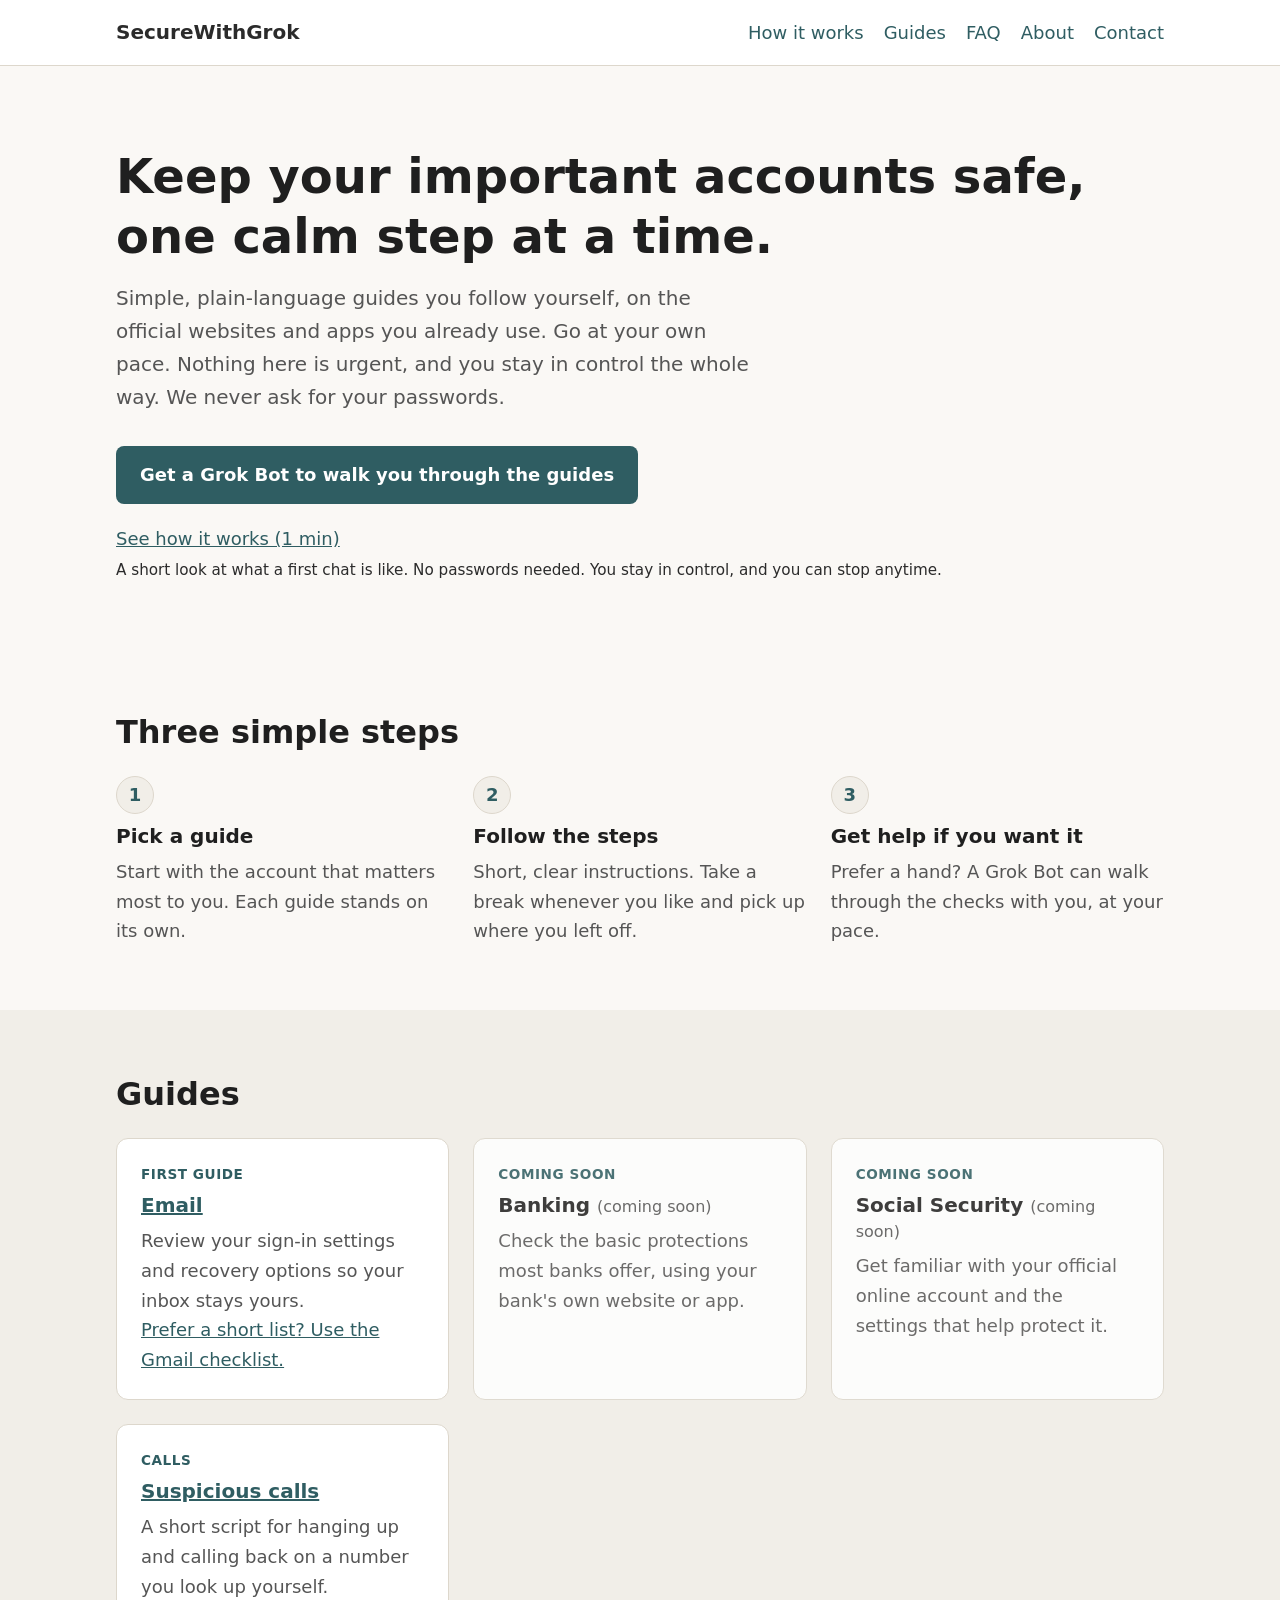
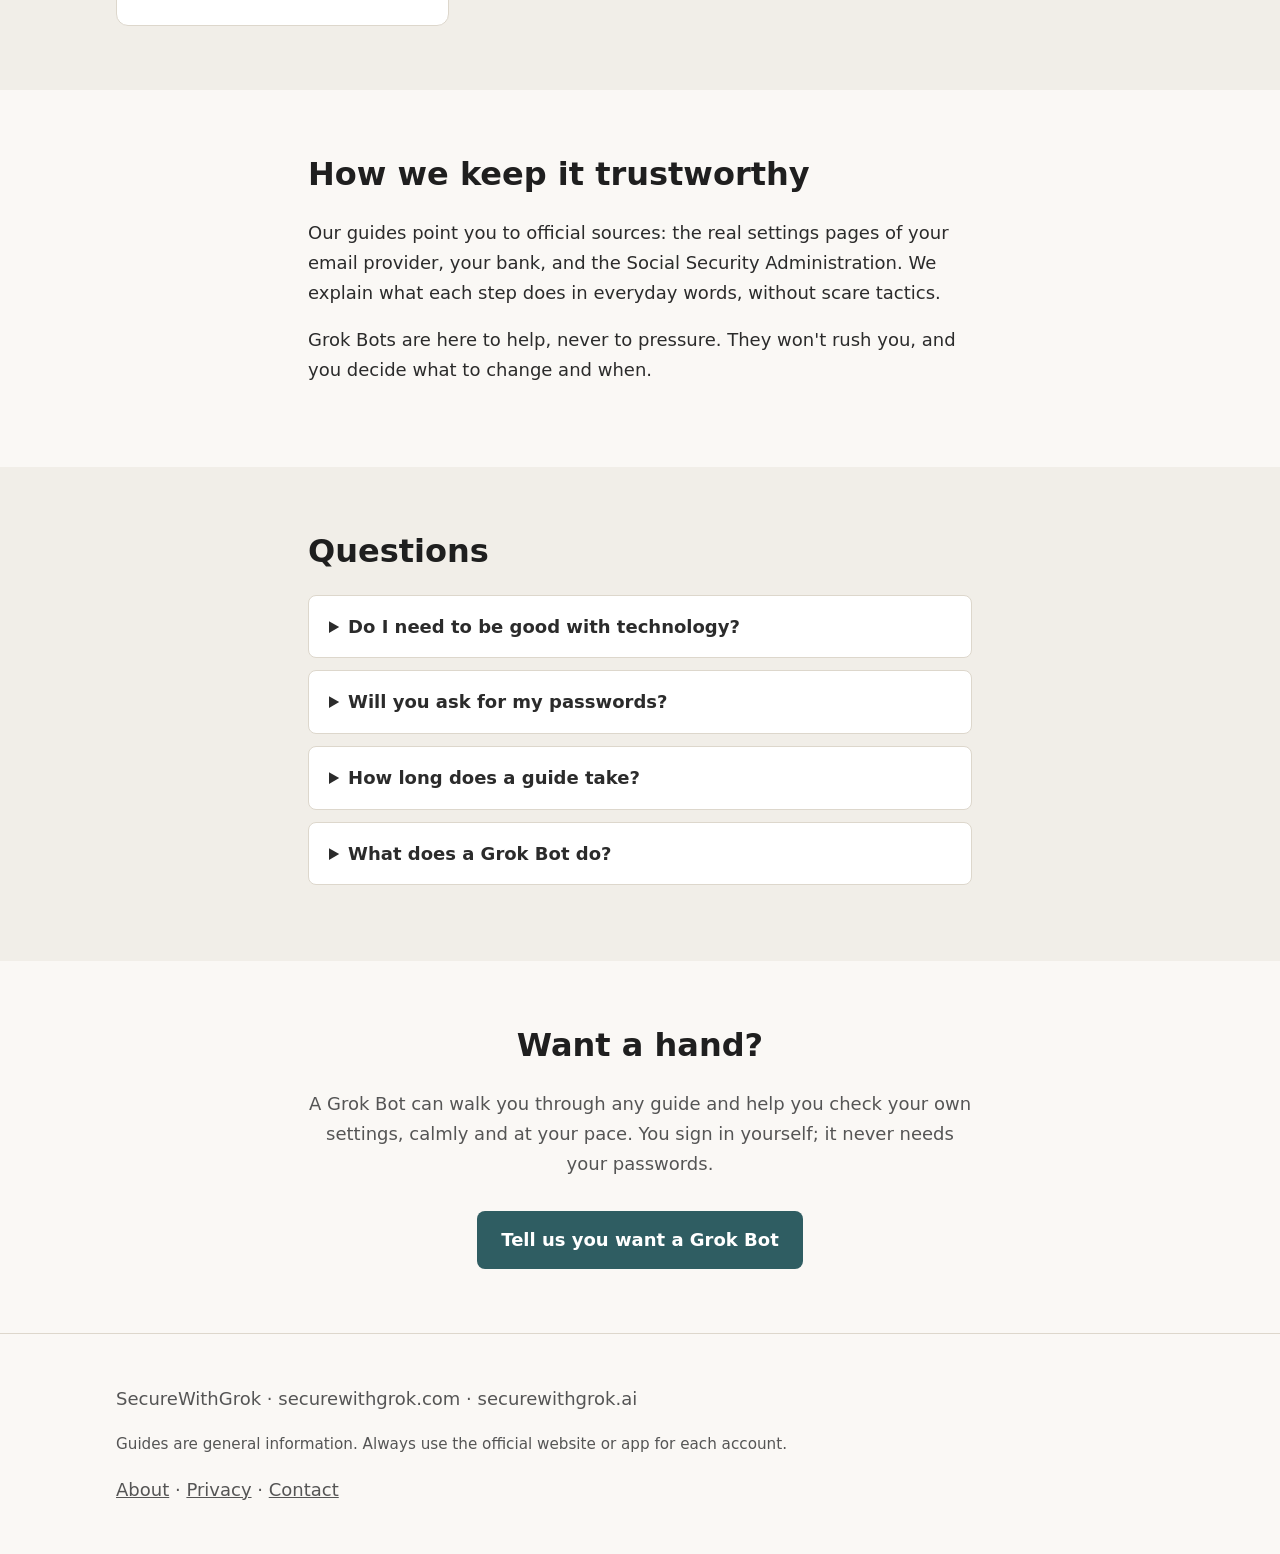
<file: index.html>
<!doctype html>
<html lang="en">
<head>
<meta charset="utf-8">
<meta name="viewport" content="width=device-width, initial-scale=1">
<title>SecureWithGrok — Calm, step-by-step account security</title>
<meta name="description" content="Plain-language guides to help you secure your email, banking, and Social Security accounts at your own pace.">
<link rel="canonical" href="https://securewithgrok.com/">
<link rel="stylesheet" href="styles.css">
</head>
<body>
<a class="skip-link" href="#main">Skip to main content</a>
<header class="site-header">
  <div class="wrap">
    <a class="brand" href="index.html">SecureWithGrok</a>
    <nav aria-label="Primary">
      <ul>
        <li><a href="how-it-works.html">How it works</a></li>
        <li><a href="#guides">Guides</a></li>
        <li><a href="#faq">FAQ</a></li>
        <li><a href="about.html">About</a></li>
        <li><a href="contact.html">Contact</a></li>
      </ul>
    </nav>
  </div>
</header>

<main id="main">
  <section class="hero" aria-labelledby="hero-title">
    <div class="wrap">
      <h1 id="hero-title">Keep your important accounts safe, one calm step at a time.</h1>
      <p class="lead">Simple, plain-language guides you follow yourself, on the official websites and apps you already use. Go at your own pace. Nothing here is urgent, and you stay in control the whole way. We never ask for your passwords.</p>
      <a class="btn" href="contact.html">Get a Grok Bot to walk you through the guides</a>
      <p class="hero-secondary"><a href="how-it-works.html">See how it works (1 min)</a><br><span class="small">A short look at what a first chat is like. No passwords needed. You stay in control, and you can stop anytime.</span></p>
    </div>
  </section>

  <section id="steps" class="section" aria-labelledby="steps-title">
    <div class="wrap">
      <h2 id="steps-title">Three simple steps</h2>
      <ol class="steps">
        <li><h3>Pick a guide</h3><p>Start with the account that matters most to you. Each guide stands on its own.</p></li>
        <li><h3>Follow the steps</h3><p>Short, clear instructions. Take a break whenever you like and pick up where you left off.</p></li>
        <li><h3>Get help if you want it</h3><p>Prefer a hand? A Grok Bot can walk through the checks with you, at your pace.</p></li>
      </ol>
    </div>
  </section>

  <section id="guides" class="section alt" aria-labelledby="guides-title">
    <div class="wrap">
      <h2 id="guides-title">Guides</h2>
      <!-- Guide pages are placeholders until Content Lead publishes them. -->
      <ul class="cards">
        <li class="card">
          <p class="tag">First guide</p>
          <h3><a href="guides/gmail-account-hardening.html">Email</a></h3>
          <p>Review your sign-in settings and recovery options so your inbox stays yours.</p>
          <p><a href="guides/gmail-hardening-checklist.html">Prefer a short list? Use the Gmail checklist.</a></p>
        </li>
        <li class="card card-soon">
          <p class="tag">Coming soon</p>
          <h3>Banking <span class="soon">(coming soon)</span></h3>
          <p>Check the basic protections most banks offer, using your bank's own website or app.</p>
        </li>
        <li class="card card-soon">
          <p class="tag">Coming soon</p>
          <h3>Social Security <span class="soon">(coming soon)</span></h3>
          <p>Get familiar with your official online account and the settings that help protect it.</p>
        </li>
        <li class="card">
          <p class="tag">Calls</p>
          <h3><a href="guides/voice-scam-hang-up-call-back.html">Suspicious calls</a></h3>
          <p>A short script for hanging up and calling back on a number you look up yourself.</p>
        </li>
      </ul>
    </div>
  </section>

  <section class="section" aria-labelledby="trust-title">
    <div class="wrap narrow">
      <h2 id="trust-title">How we keep it trustworthy</h2>
      <p>Our guides point you to official sources: the real settings pages of your email provider, your bank, and the Social Security Administration. We explain what each step does in everyday words, without scare tactics.</p>
      <p>Grok Bots are here to help, never to pressure. They won't rush you, and you decide what to change and when.</p>
    </div>
  </section>

  <section id="faq" class="section alt" aria-labelledby="faq-title">
    <div class="wrap narrow">
      <h2 id="faq-title">Questions</h2>
      <details><summary>Do I need to be good with technology?</summary><p>No. The guides are written for everyday people, with one small step at a time.</p></details>
      <details><summary>Will you ask for my passwords?</summary><p>No. You always sign in yourself, on the official website or app for each account.</p></details>
      <details><summary>How long does a guide take?</summary><p>Most people can finish one in a single sitting, but there's no clock. Stop and come back anytime.</p></details>
      <details><summary>What does a Grok Bot do?</summary><p>It can walk through the checks with you, answer questions, and help you keep track of what you've done.</p></details>
    </div>
  </section>

  <section id="get-started" class="section cta" aria-labelledby="cta-title">
    <div class="wrap narrow">
      <h2 id="cta-title">Want a hand?</h2>
      <p>A Grok Bot can walk you through any guide and help you check your own settings, calmly and at your pace. You sign in yourself; it never needs your passwords.</p>
      <a class="btn" href="contact.html">Tell us you want a Grok Bot</a>
    </div>
  </section>
</main>

<footer class="site-footer">
  <div class="wrap">
    <p>SecureWithGrok · securewithgrok.com · securewithgrok.ai</p>
    <p class="small">Guides are general information. Always use the official website or app for each account.</p>
    <p class="footer-links"><a href="about.html">About</a> · <a href="privacy.html">Privacy</a> · <a href="contact.html">Contact</a></p>
  </div>
</footer>
</body>
</html>
</file>
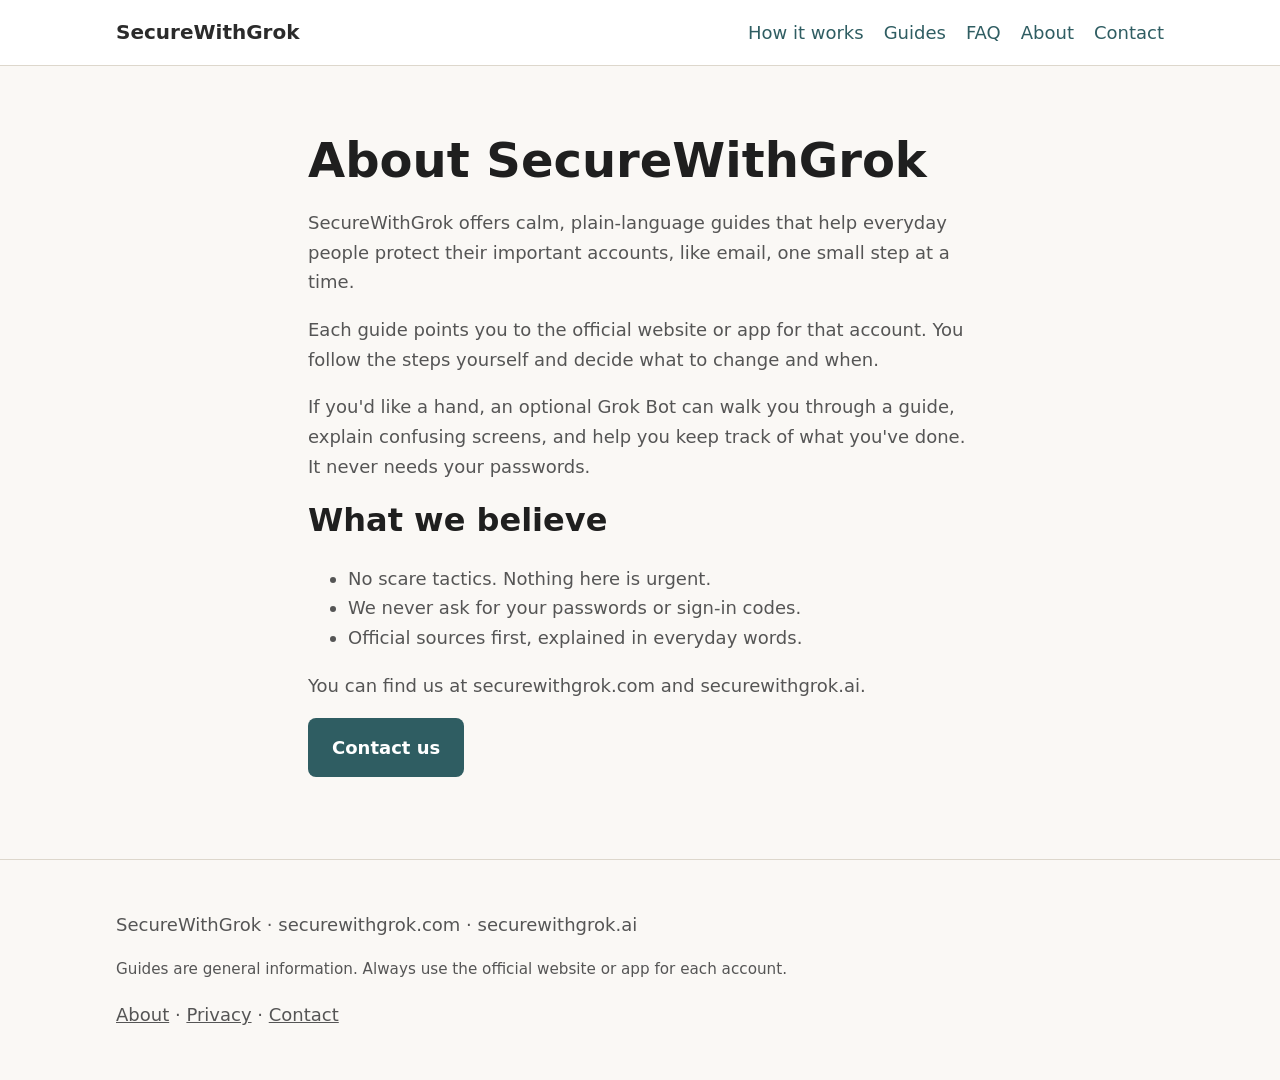
<file: about.html>
<!doctype html>
<html lang="en">
<head>
<meta charset="utf-8">
<meta name="viewport" content="width=device-width, initial-scale=1">
<title>About — SecureWithGrok</title>
<meta name="description" content="What SecureWithGrok is and how it works.">
<link rel="canonical" href="https://securewithgrok.com/about.html">
<link rel="stylesheet" href="styles.css">
</head>
<body>
<a class="skip-link" href="#main">Skip to main content</a>
<header class="site-header">
  <div class="wrap">
    <a class="brand" href="index.html">SecureWithGrok</a>
    <nav aria-label="Primary">
      <ul>
        <li><a href="how-it-works.html">How it works</a></li>
        <li><a href="index.html#guides">Guides</a></li>
        <li><a href="index.html#faq">FAQ</a></li>
        <li><a href="about.html">About</a></li>
        <li><a href="contact.html">Contact</a></li>
      </ul>
    </nav>
  </div>
</header>

<main id="main" class="page">
  <div class="wrap narrow">
    <h1>About SecureWithGrok</h1>
    <p>SecureWithGrok offers calm, plain-language guides that help everyday people protect their important accounts, like email, one small step at a time.</p>
    <p>Each guide points you to the official website or app for that account. You follow the steps yourself and decide what to change and when.</p>
    <p>If you'd like a hand, an optional Grok Bot can walk you through a guide, explain confusing screens, and help you keep track of what you've done. It never needs your passwords.</p>
    <h2>What we believe</h2>
    <ul>
      <li>No scare tactics. Nothing here is urgent.</li>
      <li>We never ask for your passwords or sign-in codes.</li>
      <li>Official sources first, explained in everyday words.</li>
    </ul>
    <p>You can find us at securewithgrok.com and securewithgrok.ai.</p>
    <p><a class="btn" href="contact.html">Contact us</a></p>
  </div>
</main>

<footer class="site-footer">
  <div class="wrap">
    <p>SecureWithGrok · securewithgrok.com · securewithgrok.ai</p>
    <p class="small">Guides are general information. Always use the official website or app for each account.</p>
    <p class="footer-links"><a href="about.html">About</a> · <a href="privacy.html">Privacy</a> · <a href="contact.html">Contact</a></p>
  </div>
</footer>
</body>
</html>
</file>
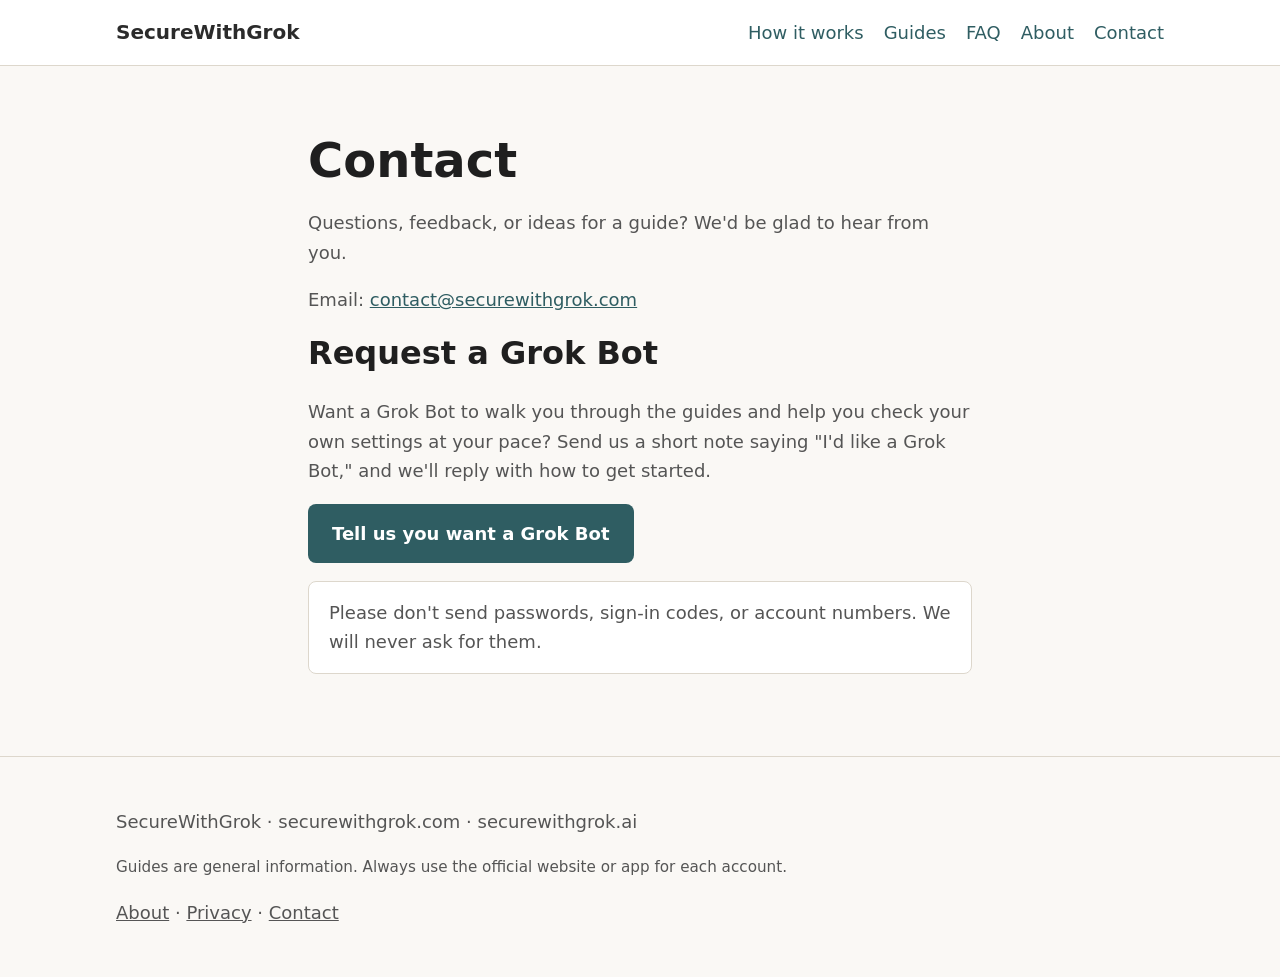
<file: contact.html>
<!doctype html>
<html lang="en">
<head>
<meta charset="utf-8">
<meta name="viewport" content="width=device-width, initial-scale=1">
<title>Contact — SecureWithGrok</title>
<meta name="description" content="Get in touch with SecureWithGrok or request a Grok Bot.">
<link rel="canonical" href="https://securewithgrok.com/contact.html">
<link rel="stylesheet" href="styles.css">
</head>
<body>
<a class="skip-link" href="#main">Skip to main content</a>
<header class="site-header">
  <div class="wrap">
    <a class="brand" href="index.html">SecureWithGrok</a>
    <nav aria-label="Primary">
      <ul>
        <li><a href="how-it-works.html">How it works</a></li>
        <li><a href="index.html#guides">Guides</a></li>
        <li><a href="index.html#faq">FAQ</a></li>
        <li><a href="about.html">About</a></li>
        <li><a href="contact.html">Contact</a></li>
      </ul>
    </nav>
  </div>
</header>

<main id="main" class="page">
  <div class="wrap narrow">
    <h1>Contact</h1>
    <p>Questions, feedback, or ideas for a guide? We'd be glad to hear from you.</p>
    <!-- PLACEHOLDER: Brent, replace contact@securewithgrok.com with the real address. -->
    <p>Email: <a href="mailto:contact@securewithgrok.com">contact@securewithgrok.com</a></p>
    <h2 id="request-a-grok-bot">Request a Grok Bot</h2>
    <p>Want a Grok Bot to walk you through the guides and help you check your own settings at your pace? Send us a short note saying "I'd like a Grok Bot," and we'll reply with how to get started.</p>
    <p><a class="btn" href="mailto:contact@securewithgrok.com?subject=I%27d%20like%20a%20Grok%20Bot">Tell us you want a Grok Bot</a></p>
    <p class="tip">Please don't send passwords, sign-in codes, or account numbers. We will never ask for them.</p>
  </div>
</main>

<footer class="site-footer">
  <div class="wrap">
    <p>SecureWithGrok · securewithgrok.com · securewithgrok.ai</p>
    <p class="small">Guides are general information. Always use the official website or app for each account.</p>
    <p class="footer-links"><a href="about.html">About</a> · <a href="privacy.html">Privacy</a> · <a href="contact.html">Contact</a></p>
  </div>
</footer>
</body>
</html>
</file>
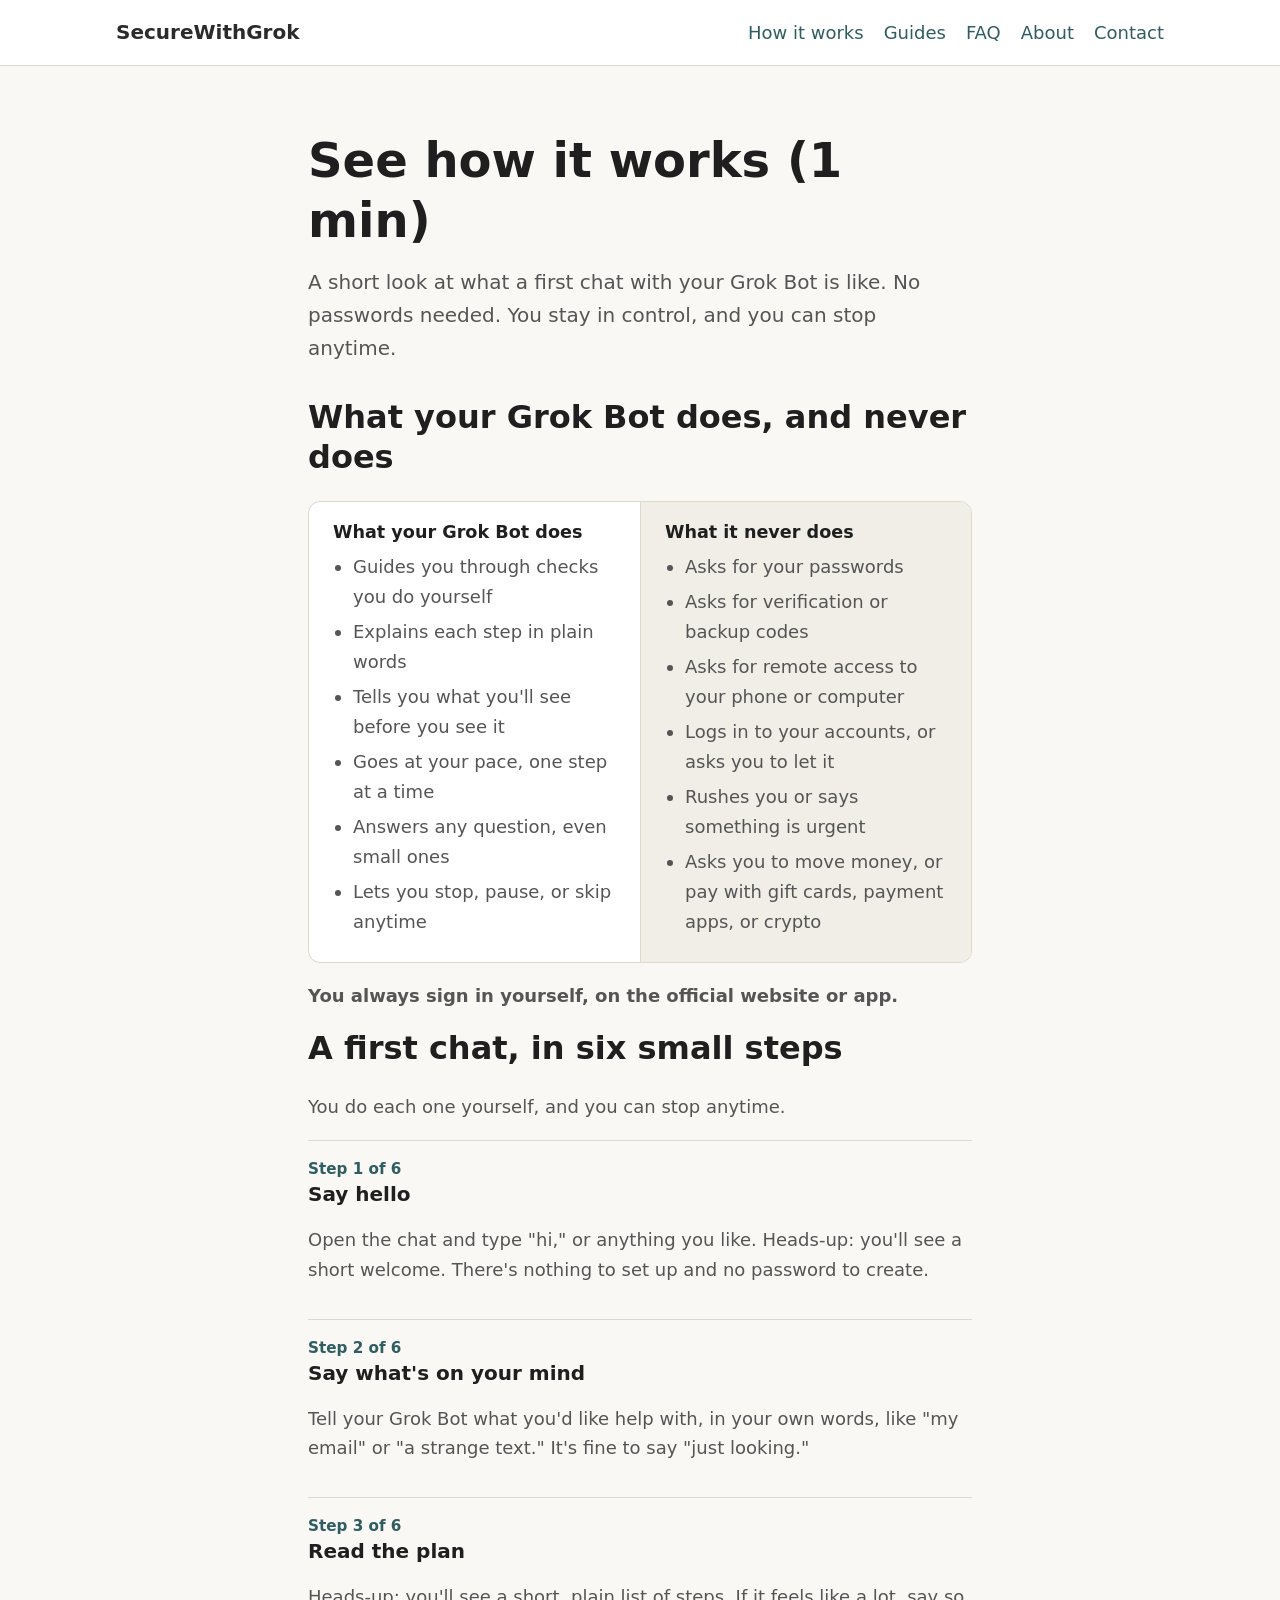
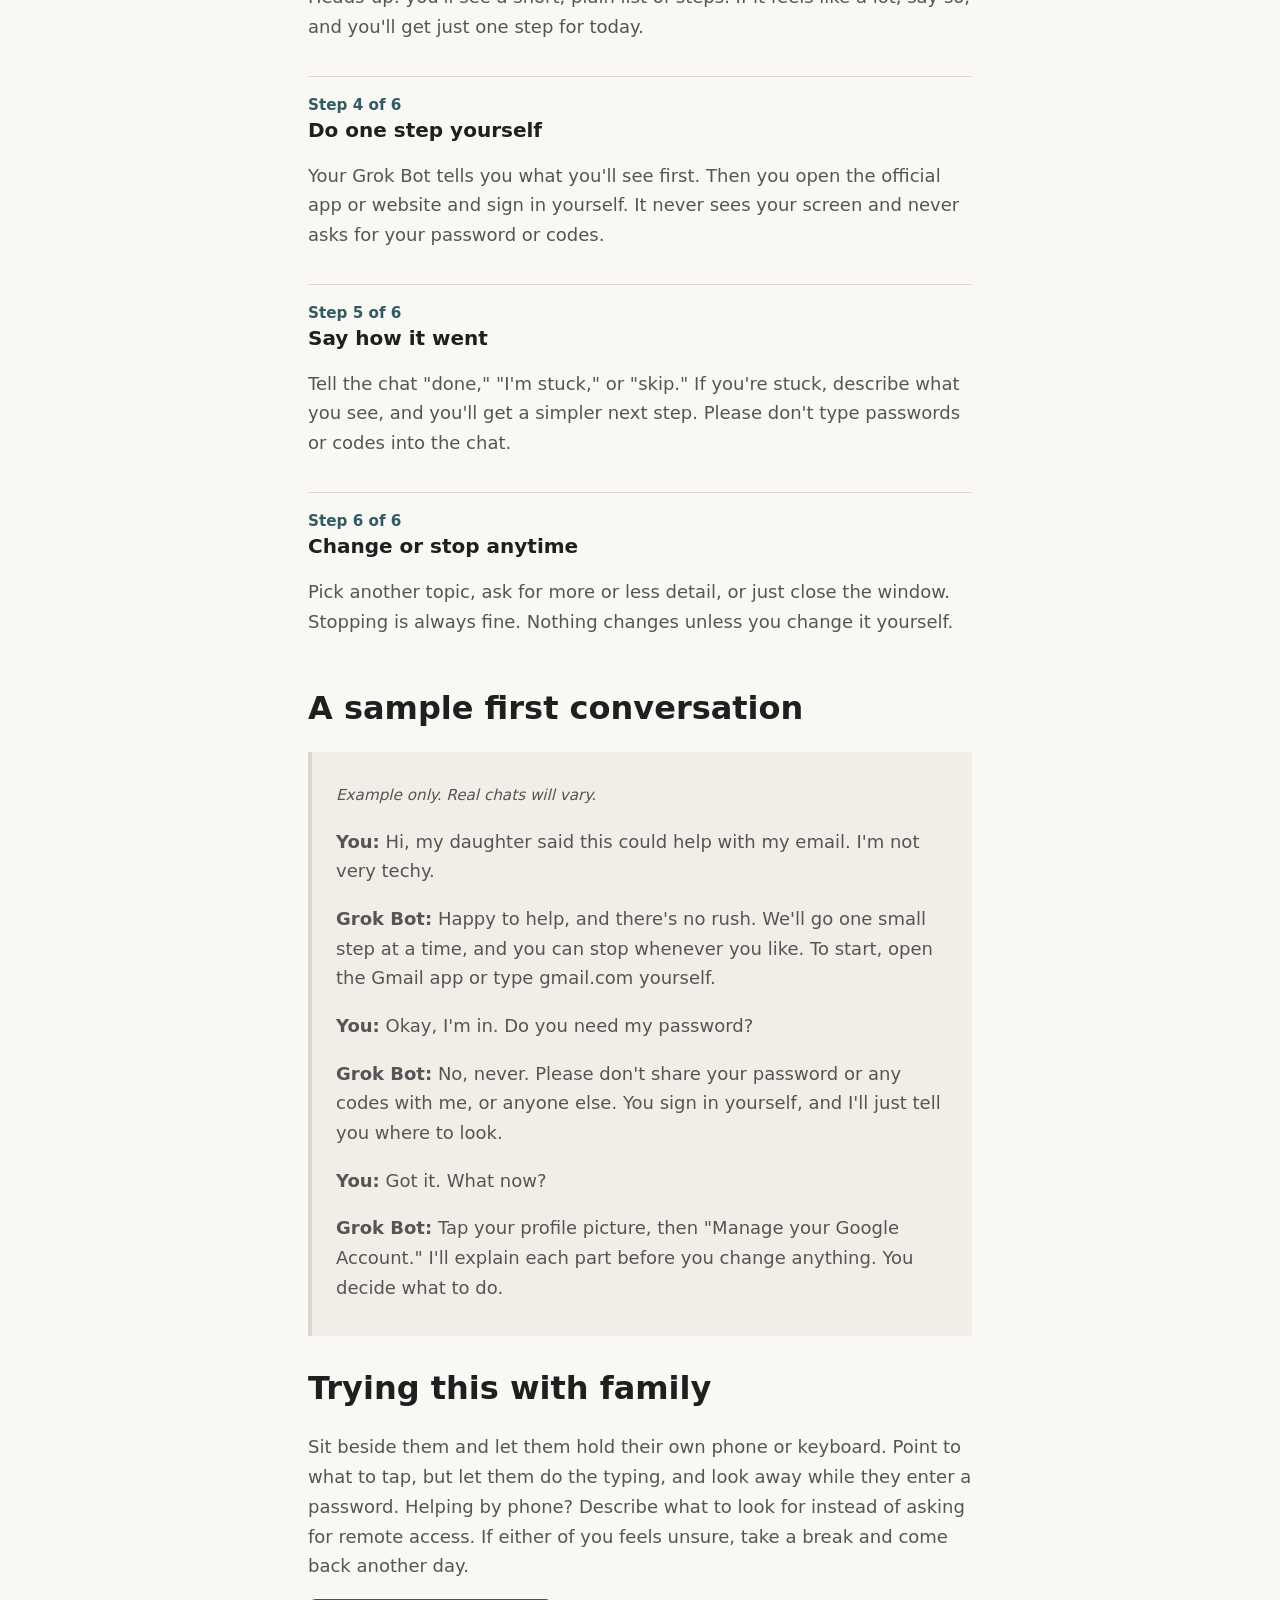
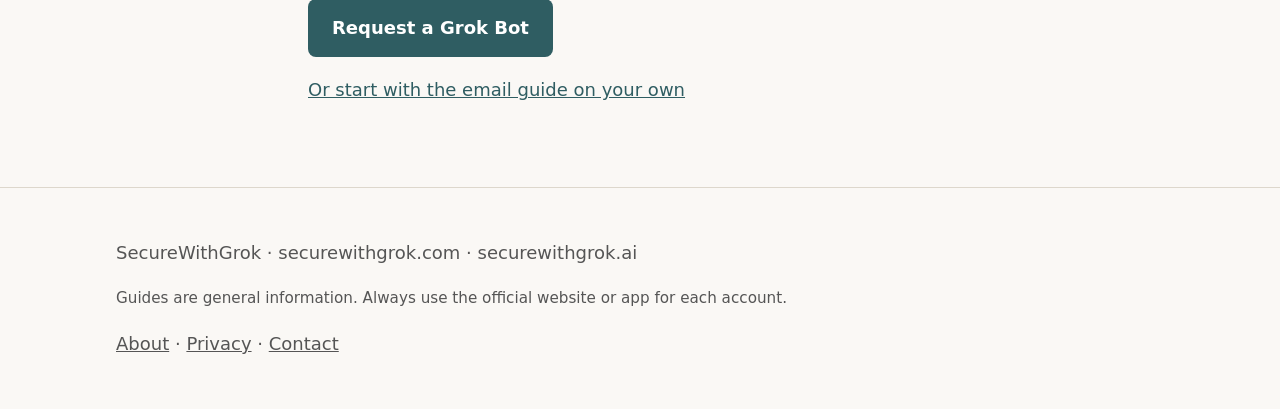
<file: how-it-works.html>
<!doctype html>
<html lang="en">
<head>
<meta charset="utf-8">
<meta name="viewport" content="width=device-width, initial-scale=1">
<title>How it works — SecureWithGrok</title>
<meta name="description" content="A one-minute look at a first chat with your Grok Bot. No passwords needed. You stay in control, and you can stop anytime.">
<link rel="canonical" href="https://securewithgrok.com/how-it-works.html">
<link rel="stylesheet" href="styles.css">
</head>
<body>
<a class="skip-link" href="#main">Skip to main content</a>
<header class="site-header">
  <div class="wrap">
    <a class="brand" href="index.html">SecureWithGrok</a>
    <nav aria-label="Primary">
      <ul>
        <li><a href="how-it-works.html">How it works</a></li>
        <li><a href="index.html#guides">Guides</a></li>
        <li><a href="index.html#faq">FAQ</a></li>
        <li><a href="about.html">About</a></li>
        <li><a href="contact.html">Contact</a></li>
      </ul>
    </nav>
  </div>

</header>

<main id="main" class="page">
  <div class="wrap narrow">
    <h1>See how it works (1 min)</h1>
    <p class="lead">A short look at what a first chat with your Grok Bot is like. No passwords needed. You stay in control, and you can stop anytime.</p>

    <h2>What your Grok Bot does, and never does</h2>
    <div class="does-never">
      <div>
        <h3>What your Grok Bot does</h3>
        <ul>
          <li>Guides you through checks you do yourself</li>
          <li>Explains each step in plain words</li>
          <li>Tells you what you'll see before you see it</li>
          <li>Goes at your pace, one step at a time</li>
          <li>Answers any question, even small ones</li>
          <li>Lets you stop, pause, or skip anytime</li>
        </ul>
      </div>
      <div>
        <h3>What it never does</h3>
        <ul>
          <li>Asks for your passwords</li>
          <li>Asks for verification or backup codes</li>
          <li>Asks for remote access to your phone or computer</li>
          <li>Logs in to your accounts, or asks you to let it</li>
          <li>Rushes you or says something is urgent</li>
          <li>Asks you to move money, or pay with gift cards, payment apps, or crypto</li>
        </ul>
      </div>
    </div>
    <p><strong>You always sign in yourself, on the official website or app.</strong></p>

    <h2>A first chat, in six small steps</h2>
    <p>You do each one yourself, and you can stop anytime.</p>
    <ol class="how-steps">
      <li><span class="step-num">Step 1 of 6</span><h3>Say hello</h3><p>Open the chat and type "hi," or anything you like. Heads-up: you'll see a short welcome. There's nothing to set up and no password to create.</p></li>
      <li><span class="step-num">Step 2 of 6</span><h3>Say what's on your mind</h3><p>Tell your Grok Bot what you'd like help with, in your own words, like "my email" or "a strange text." It's fine to say "just looking."</p></li>
      <li><span class="step-num">Step 3 of 6</span><h3>Read the plan</h3><p>Heads-up: you'll see a short, plain list of steps. If it feels like a lot, say so, and you'll get just one step for today.</p></li>
      <li><span class="step-num">Step 4 of 6</span><h3>Do one step yourself</h3><p>Your Grok Bot tells you what you'll see first. Then you open the official app or website and sign in yourself. It never sees your screen and never asks for your password or codes.</p></li>
      <li><span class="step-num">Step 5 of 6</span><h3>Say how it went</h3><p>Tell the chat "done," "I'm stuck," or "skip." If you're stuck, describe what you see, and you'll get a simpler next step. Please don't type passwords or codes into the chat.</p></li>
      <li><span class="step-num">Step 6 of 6</span><h3>Change or stop anytime</h3><p>Pick another topic, ask for more or less detail, or just close the window. Stopping is always fine. Nothing changes unless you change it yourself.</p></li>
    </ol>

    <h2>A sample first conversation</h2>
    <blockquote class="example">
      <p class="small"><em>Example only. Real chats will vary.</em></p>
      <p><strong>You:</strong> Hi, my daughter said this could help with my email. I'm not very techy.</p>
      <p><strong>Grok Bot:</strong> Happy to help, and there's no rush. We'll go one small step at a time, and you can stop whenever you like. To start, open the Gmail app or type gmail.com yourself.</p>
      <p><strong>You:</strong> Okay, I'm in. Do you need my password?</p>
      <p><strong>Grok Bot:</strong> No, never. Please don't share your password or any codes with me, or anyone else. You sign in yourself, and I'll just tell you where to look.</p>
      <p><strong>You:</strong> Got it. What now?</p>
      <p><strong>Grok Bot:</strong> Tap your profile picture, then "Manage your Google Account." I'll explain each part before you change anything. You decide what to do.</p>
    </blockquote>

    <h2>Trying this with family</h2>
    <p>Sit beside them and let them hold their own phone or keyboard. Point to what to tap, but let them do the typing, and look away while they enter a password. Helping by phone? Describe what to look for instead of asking for remote access. If either of you feels unsure, take a break and come back another day.</p>

    <p><a class="btn" href="contact.html">Request a Grok Bot</a></p>
    <p><a href="guides/gmail-account-hardening.html">Or start with the email guide on your own</a></p>
  </div>
</main>
<footer class="site-footer">
  <div class="wrap">
    <p>SecureWithGrok · securewithgrok.com · securewithgrok.ai</p>
    <p class="small">Guides are general information. Always use the official website or app for each account.</p>
    <p class="footer-links"><a href="about.html">About</a> · <a href="privacy.html">Privacy</a> · <a href="contact.html">Contact</a></p>
  </div>
</footer>
</body>
</html>
</file>
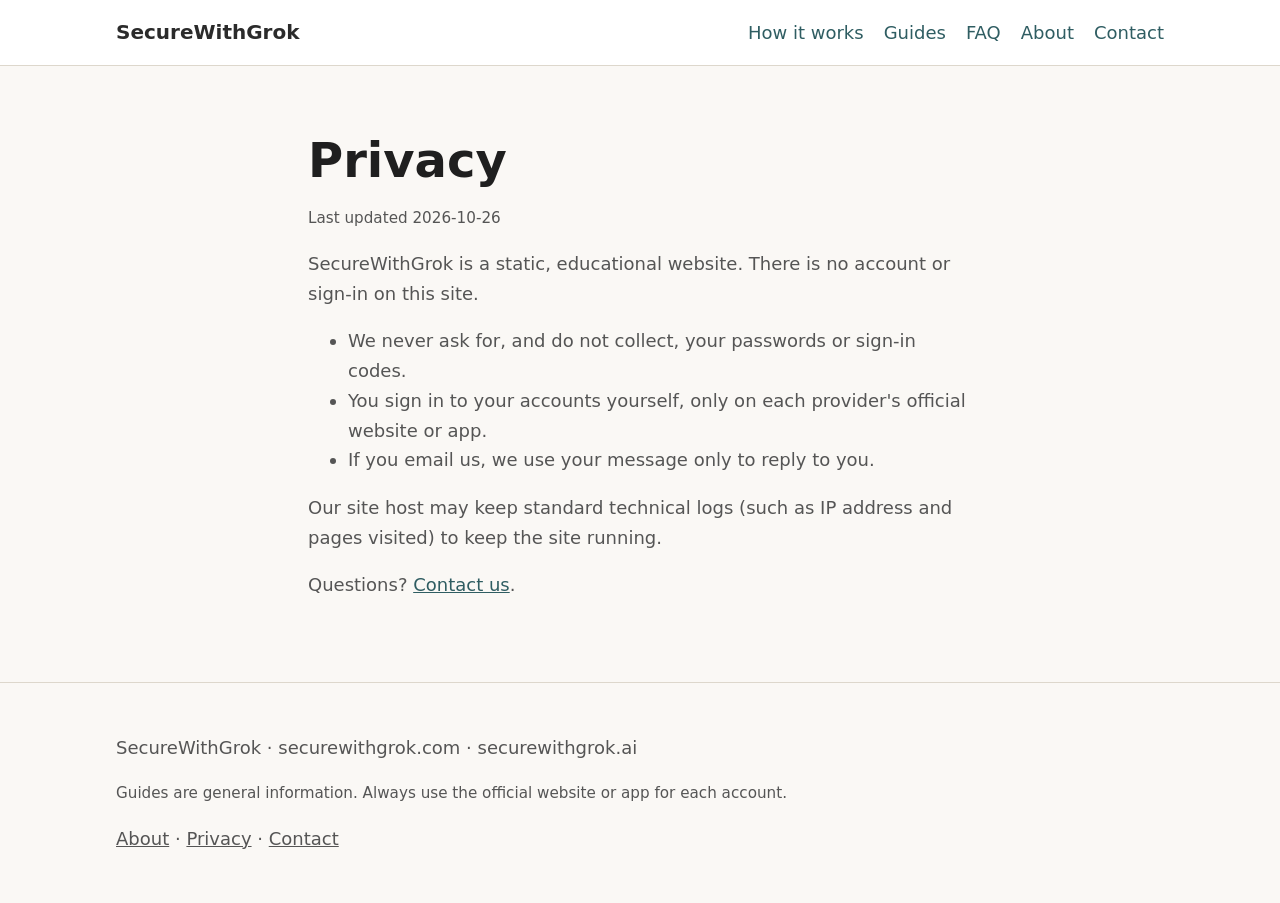
<file: privacy.html>
<!doctype html>
<html lang="en">
<head>
<meta charset="utf-8">
<meta name="viewport" content="width=device-width, initial-scale=1">
<title>Privacy — SecureWithGrok</title>
<meta name="description" content="How SecureWithGrok handles your privacy.">
<link rel="canonical" href="https://securewithgrok.com/privacy.html">
<link rel="stylesheet" href="styles.css">
</head>
<body>
<a class="skip-link" href="#main">Skip to main content</a>
<header class="site-header">
  <div class="wrap">
    <a class="brand" href="index.html">SecureWithGrok</a>
    <nav aria-label="Primary">
      <ul>
        <li><a href="how-it-works.html">How it works</a></li>
        <li><a href="index.html#guides">Guides</a></li>
        <li><a href="index.html#faq">FAQ</a></li>
        <li><a href="about.html">About</a></li>
        <li><a href="contact.html">Contact</a></li>
      </ul>
    </nav>
  </div>
</header>

<main id="main" class="page">
  <div class="wrap narrow">
    <h1>Privacy</h1>
    <p class="guide-meta">Last updated 2026-10-26</p>
    <p>SecureWithGrok is a static, educational website. There is no account or sign-in on this site.</p>
    <ul>
      <li>We never ask for, and do not collect, your passwords or sign-in codes.</li>
      <li>You sign in to your accounts yourself, only on each provider's official website or app.</li>
      <li>If you email us, we use your message only to reply to you.</li>
    </ul>
    <p>Our site host may keep standard technical logs (such as IP address and pages visited) to keep the site running.</p>
    <p>Questions? <a href="contact.html">Contact us</a>.</p>
  </div>
</main>

<footer class="site-footer">
  <div class="wrap">
    <p>SecureWithGrok · securewithgrok.com · securewithgrok.ai</p>
    <p class="small">Guides are general information. Always use the official website or app for each account.</p>
    <p class="footer-links"><a href="about.html">About</a> · <a href="privacy.html">Privacy</a> · <a href="contact.html">Contact</a></p>
  </div>
</footer>
</body>
</html>
</file>
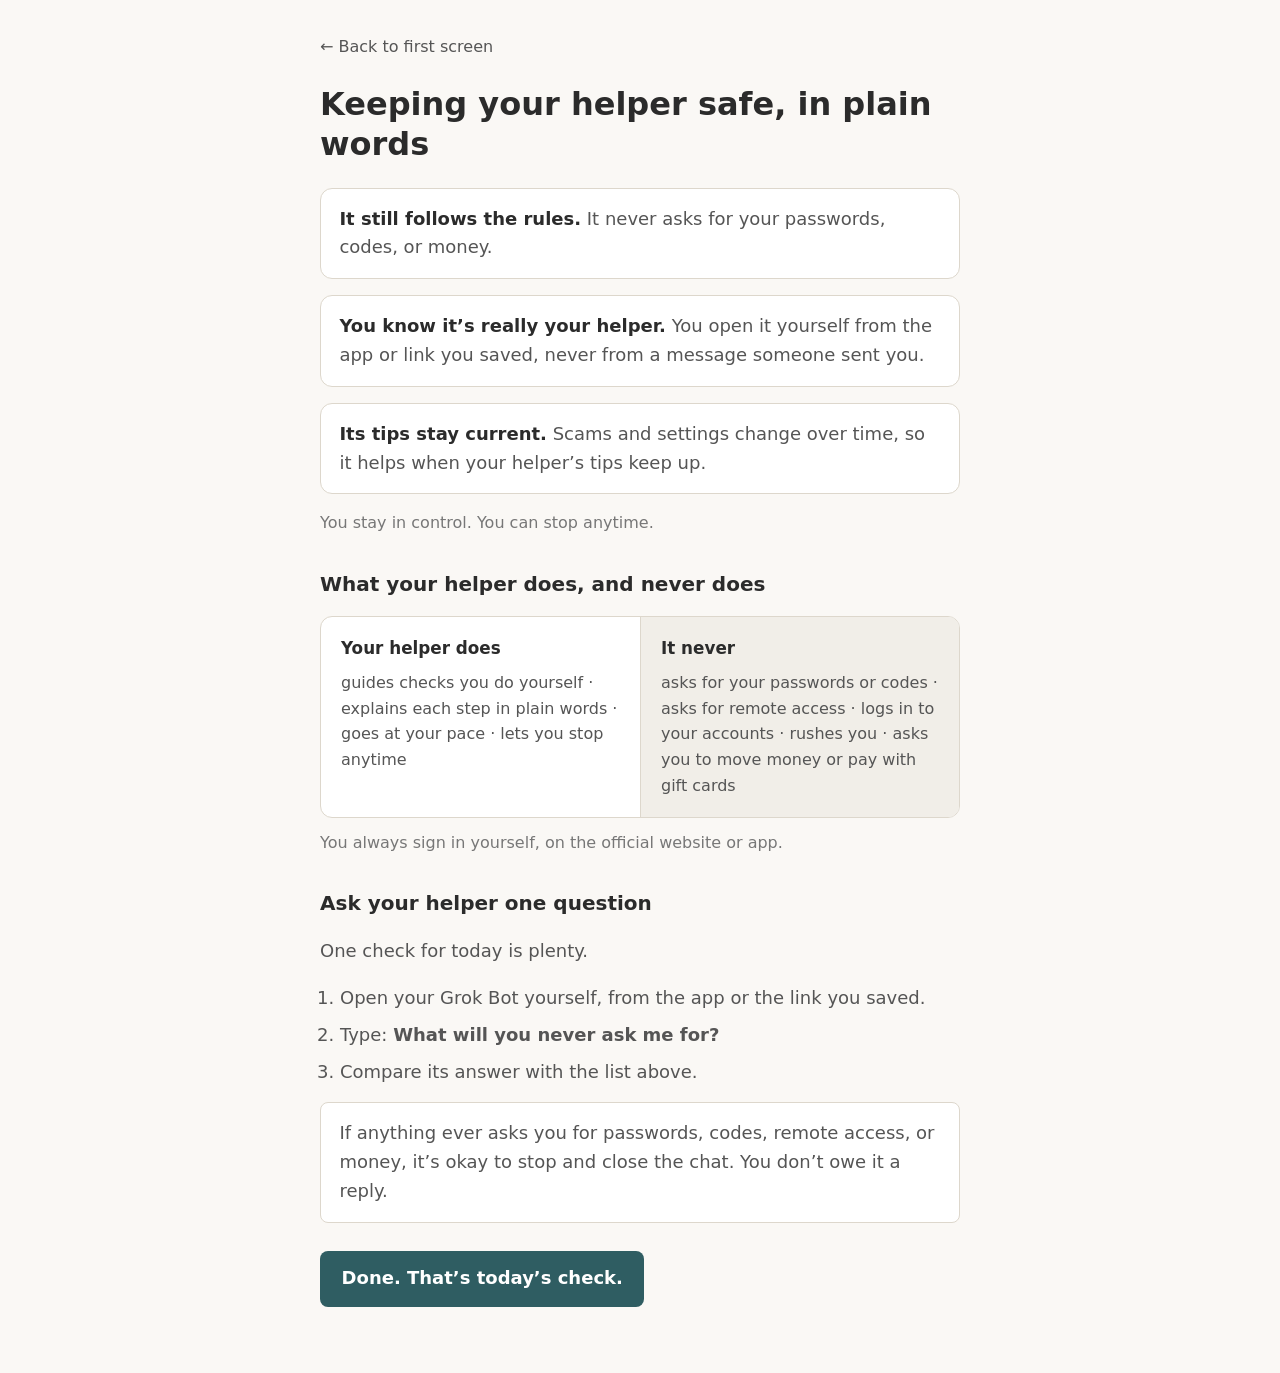
<file: family-test/keep-it-safe.html>
<!doctype html>
<html lang="en">
<head>
<meta charset="utf-8">
<meta name="viewport" content="width=device-width, initial-scale=1">
<title>Keep it safe — SecureWithGrok (family test mock)</title>
<meta name="robots" content="noindex,nofollow">
<link rel="stylesheet" href="keep-it-safe.css">
</head>
<body>
<main class="wrap">
  <a class="back" href="index.html">← Back to first screen</a>

  <h1>Keeping your helper safe, in plain words</h1>

  <ol class="meanings">
    <li><strong>It still follows the rules.</strong> It never asks for your passwords, codes, or money.</li>
    <li><strong>You know it’s really your helper.</strong> You open it yourself from the app or link you saved, never from a message someone sent you.</li>
    <li><strong>Its tips stay current.</strong> Scams and settings change over time, so it helps when your helper’s tips keep up.</li>
  </ol>
  <p class="quiet">You stay in control. You can stop anytime.</p>

  <h2>What your helper does, and never does</h2>
  <div class="does-never">
    <div>
      <h3>Your helper does</h3>
      <p>guides checks you do yourself · explains each step in plain words · goes at your pace · lets you stop anytime</p>
    </div>
    <div>
      <h3>It never</h3>
      <p>asks for your passwords or codes · asks for remote access · logs in to your accounts · rushes you · asks you to move money or pay with gift cards</p>
    </div>
  </div>
  <p class="footer-line">You always sign in yourself, on the official website or app.</p>

  <h2>Ask your helper one question</h2>
  <p>One check for today is plenty.</p>
  <ol class="steps">
    <li>Open your Grok Bot yourself, from the app or the link you saved.</li>
    <li>Type: <strong>What will you never ask me for?</strong></li>
    <li>Compare its answer with the list above.</li>
  </ol>
  <p class="tip">If anything ever asks you for passwords, codes, remote access, or money, it’s okay to stop and close the chat. You don’t owe it a reply.</p>

  <p><a class="btn" href="index.html">Done. That’s today’s check.</a></p>
</main>
</body>
</html>
</file>
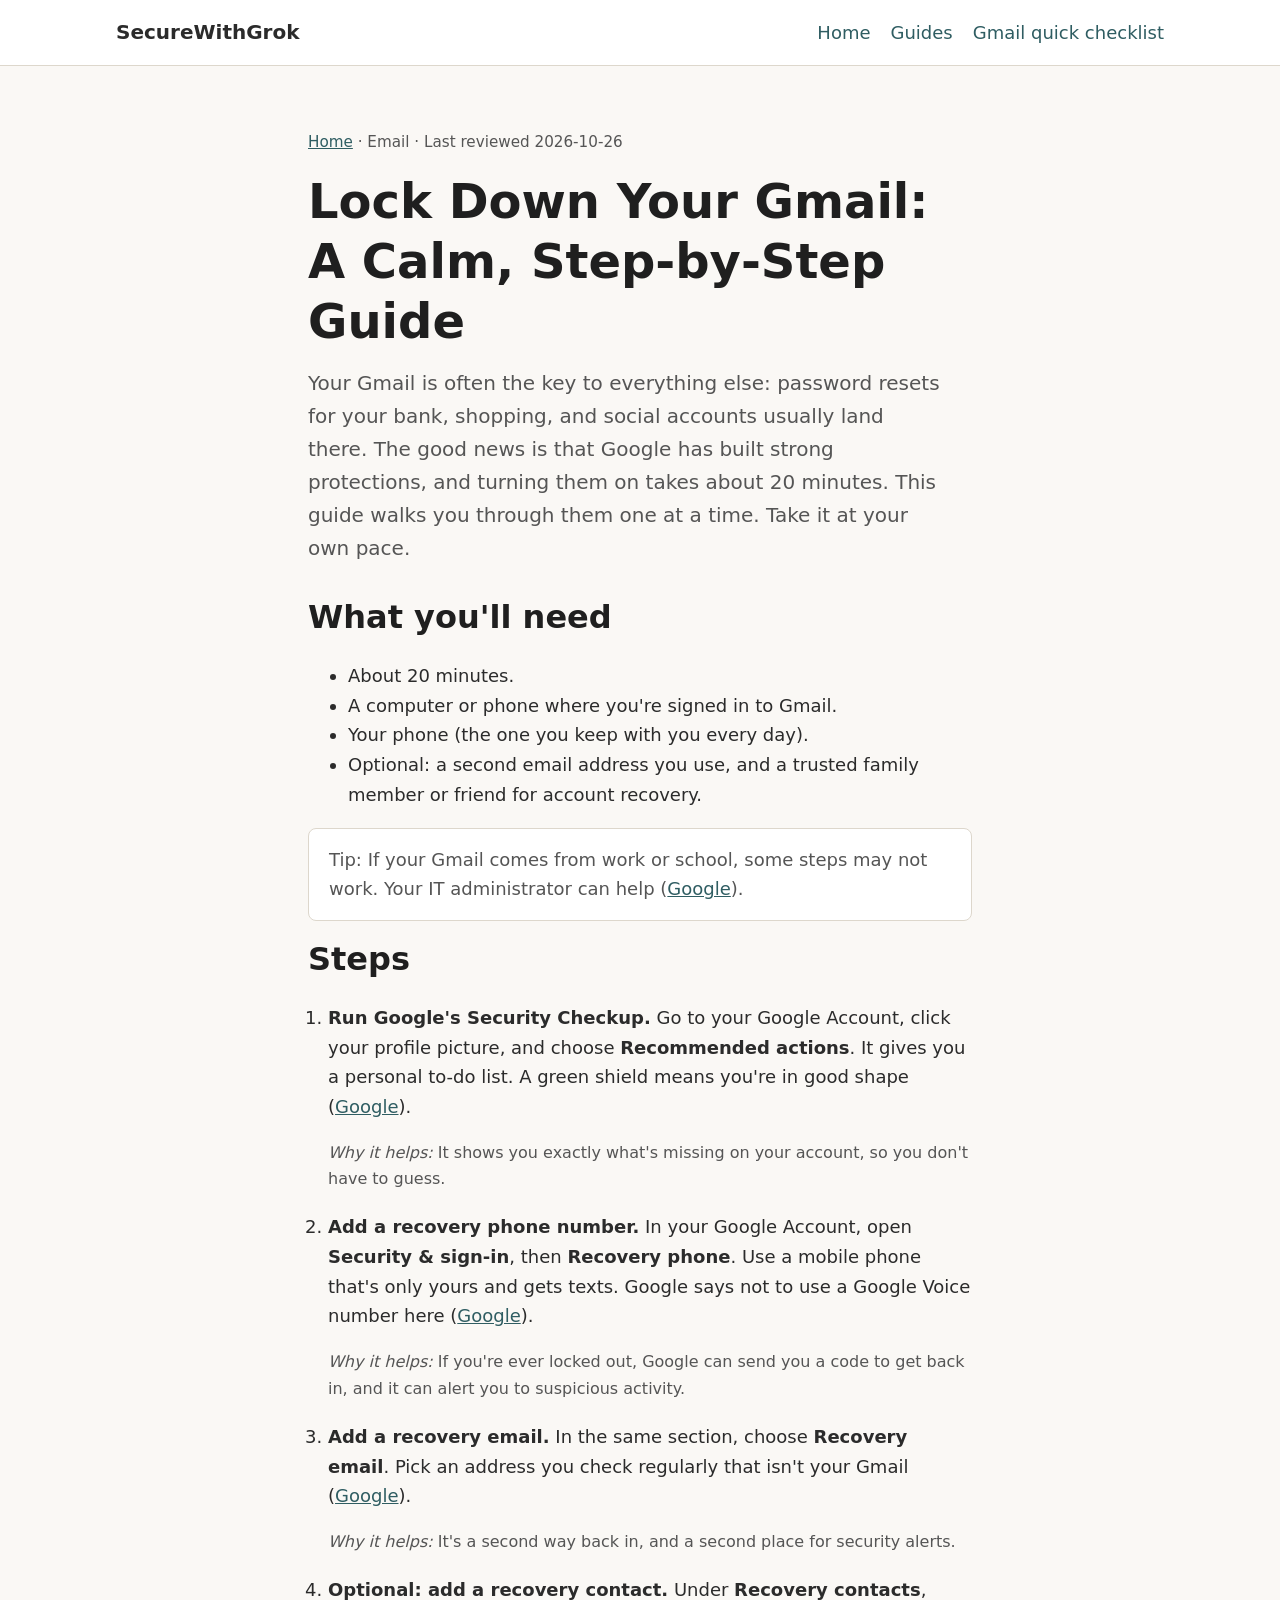
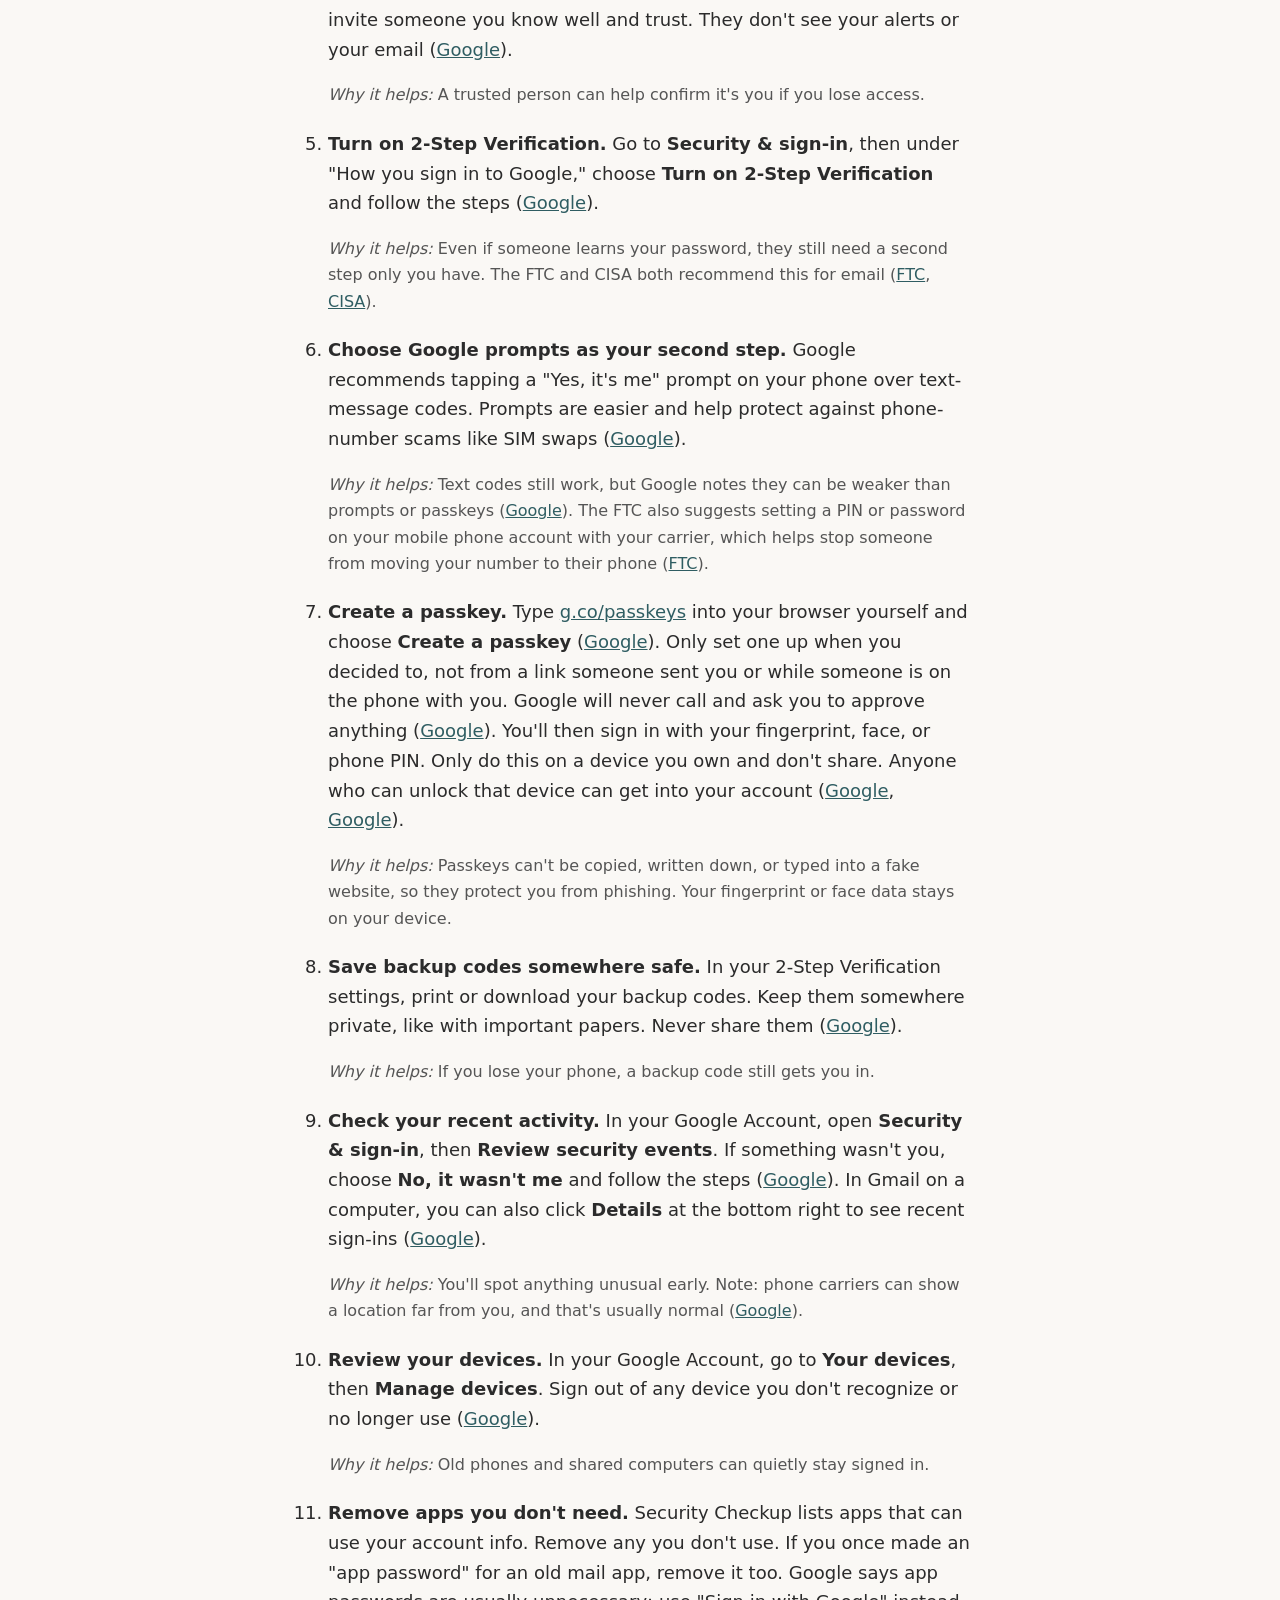
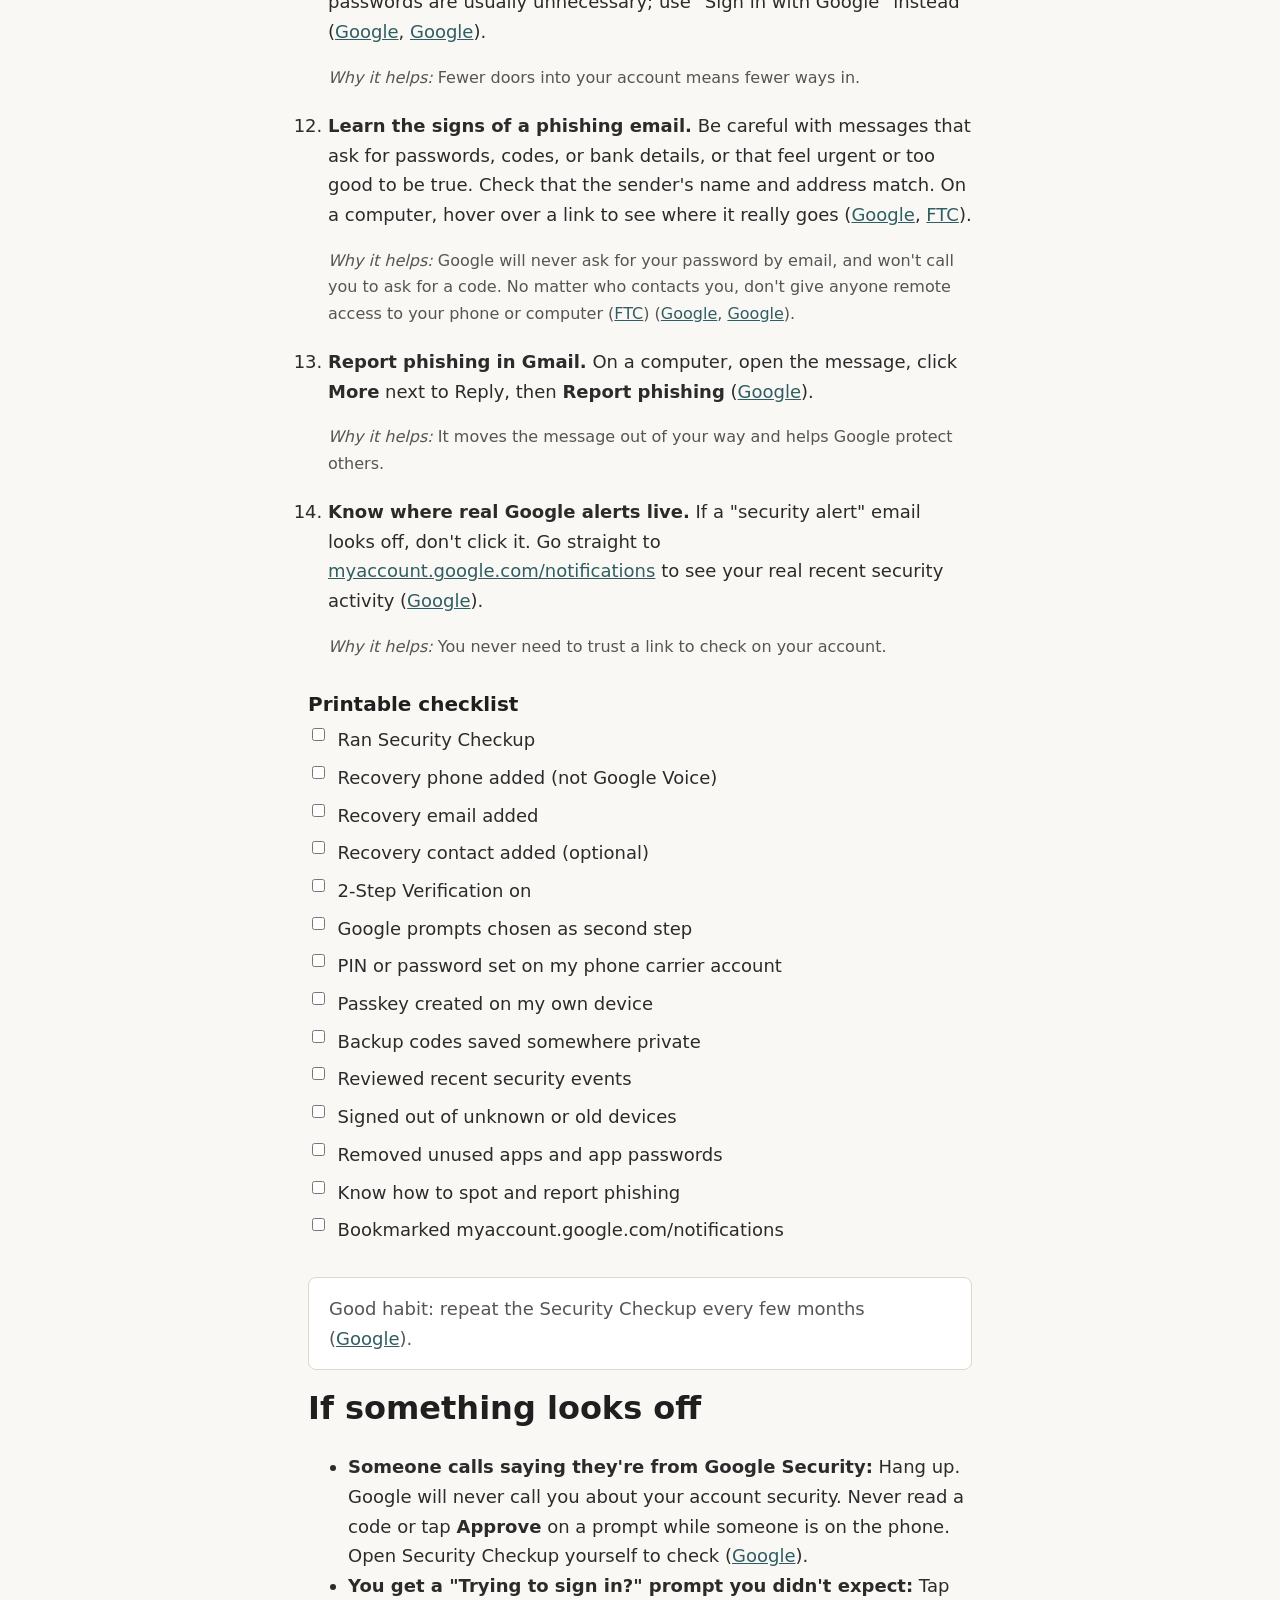
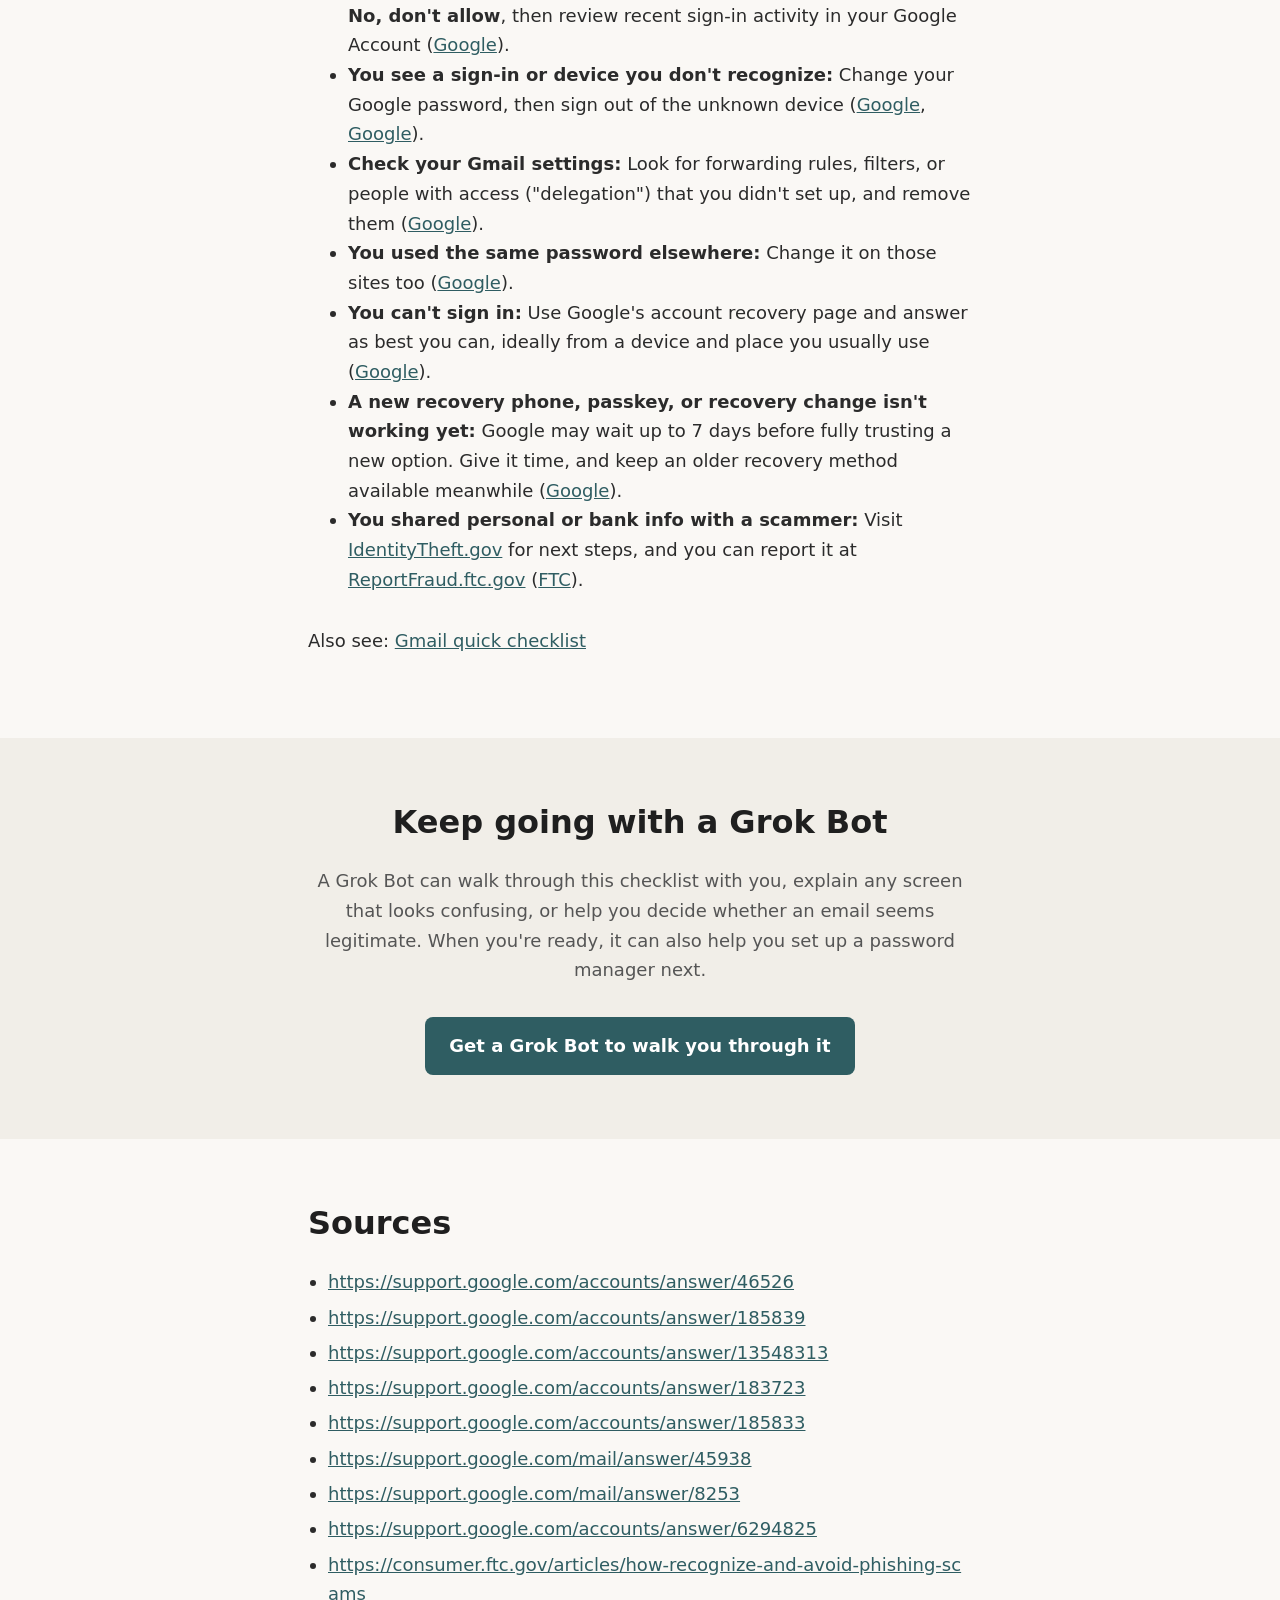
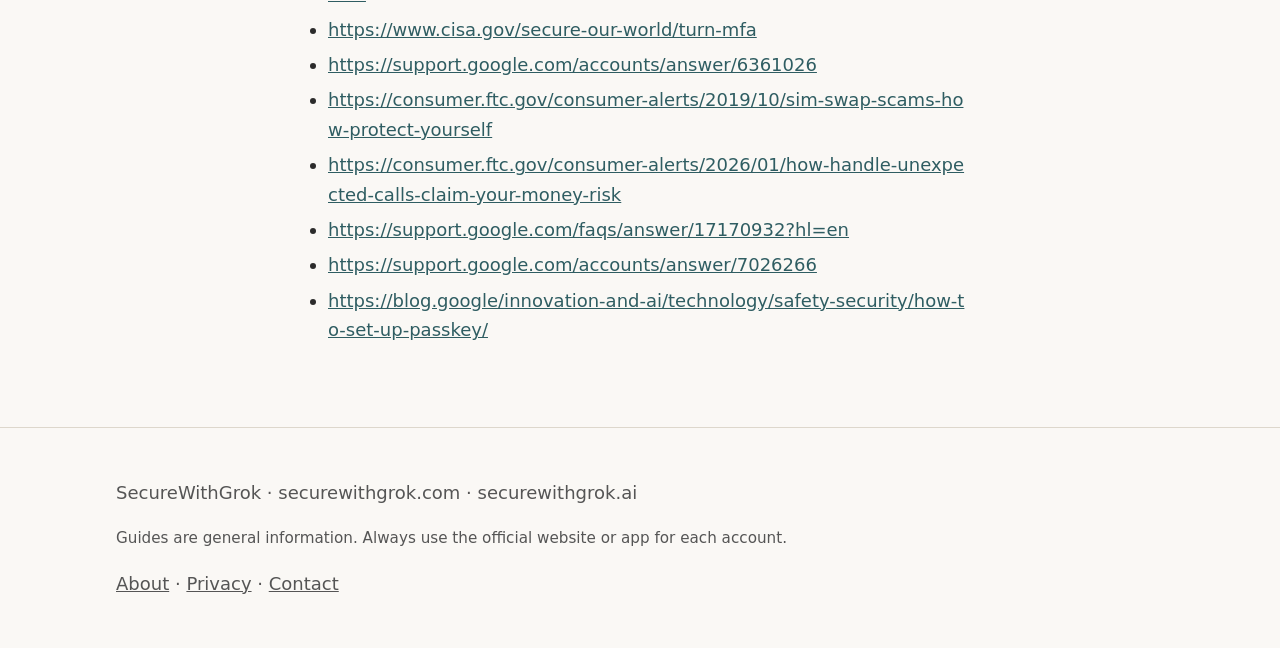
<file: guides/gmail-account-hardening.html>
<!doctype html>
<html lang="en">
<head>
<meta charset="utf-8">
<meta name="viewport" content="width=device-width, initial-scale=1">
<title>Lock Down Your Gmail: A Calm, Step-by-Step Guide — SecureWithGrok</title>
<link rel="canonical" href="https://securewithgrok.com/guides/gmail-account-hardening.html">
<link rel="stylesheet" href="../styles.css">
</head>
<body>
<a class="skip-link" href="#main">Skip to main content</a>
<header class="site-header">
  <div class="wrap">
    <a class="brand" href="../index.html">SecureWithGrok</a>
    <nav aria-label="Primary">
      <ul>
        <li><a href="../index.html">Home</a></li>
        <li><a href="../index.html#guides">Guides</a></li>
        <li><a href="gmail-hardening-checklist.html">Gmail quick checklist</a></li>
      </ul>
    </nav>
  </div>
</header>

<main id="main">
  <article class="section guide" aria-labelledby="guide-title">
    <div class="wrap narrow">
      <p class="guide-meta"><a href="../index.html">Home</a> · Email · Last reviewed 2026-10-26</p>
      <h1 id="guide-title">Lock Down Your Gmail: A Calm, Step-by-Step Guide</h1>
      <p class="lead">Your Gmail is often the key to everything else: password resets for your bank, shopping, and social accounts usually land there. The good news is that Google has built strong protections, and turning them on takes about 20 minutes. This guide walks you through them one at a time. Take it at your own pace.</p>
      <h2 id="what-you-ll-need">What you'll need</h2>
      <ul>
        <li>About 20 minutes.</li>
        <li>A computer or phone where you're signed in to Gmail.</li>
        <li>Your phone (the one you keep with you every day).</li>
        <li>Optional: a second email address you use, and a trusted family member or friend for account recovery.</li>
      </ul>
      <p class="tip">Tip: If your Gmail comes from work or school, some steps may not work. Your IT administrator can help (<a href="https://support.google.com/accounts/answer/185839">Google</a>).</p>
      <h2 id="steps">Steps</h2>
      <ol class="guide-steps">
        <li><p><strong>Run Google's Security Checkup.</strong> Go to your Google Account, click your profile picture, and choose <strong>Recommended actions</strong>. It gives you a personal to-do list. A green shield means you're in good shape (<a href="https://support.google.com/accounts/answer/46526">Google</a>).</p><p class="why"><em>Why it helps:</em> It shows you exactly what's missing on your account, so you don't have to guess.</p></li>
        <li><p><strong>Add a recovery phone number.</strong> In your Google Account, open <strong>Security &amp; sign-in</strong>, then <strong>Recovery phone</strong>. Use a mobile phone that's only yours and gets texts. Google says not to use a Google Voice number here (<a href="https://support.google.com/accounts/answer/183723">Google</a>).</p><p class="why"><em>Why it helps:</em> If you're ever locked out, Google can send you a code to get back in, and it can alert you to suspicious activity.</p></li>
        <li><p><strong>Add a recovery email.</strong> In the same section, choose <strong>Recovery email</strong>. Pick an address you check regularly that isn't your Gmail (<a href="https://support.google.com/accounts/answer/183723">Google</a>).</p><p class="why"><em>Why it helps:</em> It's a second way back in, and a second place for security alerts.</p></li>
        <li><p><strong>Optional: add a recovery contact.</strong> Under <strong>Recovery contacts</strong>, invite someone you know well and trust. They don't see your alerts or your email (<a href="https://support.google.com/accounts/answer/183723">Google</a>).</p><p class="why"><em>Why it helps:</em> A trusted person can help confirm it's you if you lose access.</p></li>
        <li><p><strong>Turn on 2-Step Verification.</strong> Go to <strong>Security &amp; sign-in</strong>, then under "How you sign in to Google," choose <strong>Turn on 2-Step Verification</strong> and follow the steps (<a href="https://support.google.com/accounts/answer/185839">Google</a>).</p><p class="why"><em>Why it helps:</em> Even if someone learns your password, they still need a second step only you have. The FTC and CISA both recommend this for email (<a href="https://consumer.ftc.gov/articles/how-recognize-and-avoid-phishing-scams">FTC</a>, <a href="https://www.cisa.gov/secure-our-world/turn-mfa">CISA</a>).</p></li>
        <li><p><strong>Choose Google prompts as your second step.</strong> Google recommends tapping a "Yes, it's me" prompt on your phone over text-message codes. Prompts are easier and help protect against phone-number scams like SIM swaps (<a href="https://support.google.com/accounts/answer/185839">Google</a>).</p><p class="why"><em>Why it helps:</em> Text codes still work, but Google notes they can be weaker than prompts or passkeys (<a href="https://support.google.com/accounts/answer/46526">Google</a>). The FTC also suggests setting a PIN or password on your mobile phone account with your carrier, which helps stop someone from moving your number to their phone (<a href="https://consumer.ftc.gov/consumer-alerts/2019/10/sim-swap-scams-how-protect-yourself">FTC</a>).</p></li>
        <li><p><strong>Create a passkey.</strong> Type <a href="https://g.co/passkeys">g.co/passkeys</a> into your browser yourself and choose <strong>Create a passkey</strong> (<a href="https://blog.google/innovation-and-ai/technology/safety-security/how-to-set-up-passkey/">Google</a>). Only set one up when you decided to, not from a link someone sent you or while someone is on the phone with you. Google will never call and ask you to approve anything (<a href="https://support.google.com/faqs/answer/17170932?hl=en">Google</a>). You'll then sign in with your fingerprint, face, or phone PIN. Only do this on a device you own and don't share. Anyone who can unlock that device can get into your account (<a href="https://support.google.com/accounts/answer/13548313">Google</a>, <a href="https://support.google.com/accounts/answer/6361026">Google</a>).</p><p class="why"><em>Why it helps:</em> Passkeys can't be copied, written down, or typed into a fake website, so they protect you from phishing. Your fingerprint or face data stays on your device.</p></li>
        <li><p><strong>Save backup codes somewhere safe.</strong> In your 2-Step Verification settings, print or download your backup codes. Keep them somewhere private, like with important papers. Never share them (<a href="https://support.google.com/accounts/answer/185839">Google</a>).</p><p class="why"><em>Why it helps:</em> If you lose your phone, a backup code still gets you in.</p></li>
        <li><p><strong>Check your recent activity.</strong> In your Google Account, open <strong>Security &amp; sign-in</strong>, then <strong>Review security events</strong>. If something wasn't you, choose <strong>No, it wasn't me</strong> and follow the steps (<a href="https://support.google.com/accounts/answer/6294825">Google</a>). In Gmail on a computer, you can also click <strong>Details</strong> at the bottom right to see recent sign-ins (<a href="https://support.google.com/mail/answer/45938">Google</a>).</p><p class="why"><em>Why it helps:</em> You'll spot anything unusual early. Note: phone carriers can show a location far from you, and that's usually normal (<a href="https://support.google.com/mail/answer/45938">Google</a>).</p></li>
        <li><p><strong>Review your devices.</strong> In your Google Account, go to <strong>Your devices</strong>, then <strong>Manage devices</strong>. Sign out of any device you don't recognize or no longer use (<a href="https://support.google.com/accounts/answer/6294825">Google</a>).</p><p class="why"><em>Why it helps:</em> Old phones and shared computers can quietly stay signed in.</p></li>
        <li><p><strong>Remove apps you don't need.</strong> Security Checkup lists apps that can use your account info. Remove any you don't use. If you once made an "app password" for an old mail app, remove it too. Google says app passwords are usually unnecessary; use "Sign in with Google" instead (<a href="https://support.google.com/accounts/answer/46526">Google</a>, <a href="https://support.google.com/accounts/answer/185833">Google</a>).</p><p class="why"><em>Why it helps:</em> Fewer doors into your account means fewer ways in.</p></li>
        <li><p><strong>Learn the signs of a phishing email.</strong> Be careful with messages that ask for passwords, codes, or bank details, or that feel urgent or too good to be true. Check that the sender's name and address match. On a computer, hover over a link to see where it really goes (<a href="https://support.google.com/mail/answer/8253">Google</a>, <a href="https://consumer.ftc.gov/articles/how-recognize-and-avoid-phishing-scams">FTC</a>).</p><p class="why"><em>Why it helps:</em> Google will never ask for your password by email, and won't call you to ask for a code. No matter who contacts you, don't give anyone remote access to your phone or computer (<a href="https://consumer.ftc.gov/consumer-alerts/2026/01/how-handle-unexpected-calls-claim-your-money-risk">FTC</a>) (<a href="https://support.google.com/mail/answer/8253">Google</a>, <a href="https://support.google.com/accounts/answer/185839">Google</a>).</p></li>
        <li><p><strong>Report phishing in Gmail.</strong> On a computer, open the message, click <strong>More</strong> next to Reply, then <strong>Report phishing</strong> (<a href="https://support.google.com/mail/answer/8253">Google</a>).</p><p class="why"><em>Why it helps:</em> It moves the message out of your way and helps Google protect others.</p></li>
        <li><p><strong>Know where real Google alerts live.</strong> If a "security alert" email looks off, don't click it. Go straight to <a href="https://myaccount.google.com/notifications">myaccount.google.com/notifications</a> to see your real recent security activity (<a href="https://support.google.com/mail/answer/8253">Google</a>).</p><p class="why"><em>Why it helps:</em> You never need to trust a link to check on your account.</p></li>
      </ol>
      <h3 id="printable-checklist">Printable checklist</h3>
      <ul class="checklist">
        <li><input type="checkbox" id="c1"> <label for="c1">Ran Security Checkup</label></li>
        <li><input type="checkbox" id="c2"> <label for="c2">Recovery phone added (not Google Voice)</label></li>
        <li><input type="checkbox" id="c3"> <label for="c3">Recovery email added</label></li>
        <li><input type="checkbox" id="c4"> <label for="c4">Recovery contact added (optional)</label></li>
        <li><input type="checkbox" id="c5"> <label for="c5">2-Step Verification on</label></li>
        <li><input type="checkbox" id="c6"> <label for="c6">Google prompts chosen as second step</label></li>
        <li><input type="checkbox" id="c7"> <label for="c7">PIN or password set on my phone carrier account</label></li>
        <li><input type="checkbox" id="c8"> <label for="c8">Passkey created on my own device</label></li>
        <li><input type="checkbox" id="c9"> <label for="c9">Backup codes saved somewhere private</label></li>
        <li><input type="checkbox" id="c10"> <label for="c10">Reviewed recent security events</label></li>
        <li><input type="checkbox" id="c11"> <label for="c11">Signed out of unknown or old devices</label></li>
        <li><input type="checkbox" id="c12"> <label for="c12">Removed unused apps and app passwords</label></li>
        <li><input type="checkbox" id="c13"> <label for="c13">Know how to spot and report phishing</label></li>
        <li><input type="checkbox" id="c14"> <label for="c14">Bookmarked myaccount.google.com/notifications</label></li>
      </ul>
      <p class="tip">Good habit: repeat the Security Checkup every few months (<a href="https://support.google.com/accounts/answer/46526">Google</a>).</p>
      <h2 id="if-something-looks-off">If something looks off</h2>
      <ul>
        <li><strong>Someone calls saying they're from Google Security:</strong> Hang up. Google will never call you about your account security. Never read a code or tap <strong>Approve</strong> on a prompt while someone is on the phone. Open Security Checkup yourself to check (<a href="https://support.google.com/faqs/answer/17170932?hl=en">Google</a>).</li>
        <li><strong>You get a "Trying to sign in?" prompt you didn't expect:</strong> Tap <strong>No, don't allow</strong>, then review recent sign-in activity in your Google Account (<a href="https://support.google.com/accounts/answer/7026266">Google</a>).</li>
        <li><strong>You see a sign-in or device you don't recognize:</strong> Change your Google password, then sign out of the unknown device (<a href="https://support.google.com/accounts/answer/6294825">Google</a>, <a href="https://support.google.com/mail/answer/45938">Google</a>).</li>
        <li><strong>Check your Gmail settings:</strong> Look for forwarding rules, filters, or people with access ("delegation") that you didn't set up, and remove them (<a href="https://support.google.com/accounts/answer/6294825">Google</a>).</li>
        <li><strong>You used the same password elsewhere:</strong> Change it on those sites too (<a href="https://support.google.com/accounts/answer/6294825">Google</a>).</li>
        <li><strong>You can't sign in:</strong> Use Google's account recovery page and answer as best you can, ideally from a device and place you usually use (<a href="https://support.google.com/accounts/answer/183723">Google</a>).</li>
        <li><strong>A new recovery phone, passkey, or recovery change isn't working yet:</strong> Google may wait up to 7 days before fully trusting a new option. Give it time, and keep an older recovery method available meanwhile (<a href="https://support.google.com/accounts/answer/183723">Google</a>).</li>
        <li><strong>You shared personal or bank info with a scammer:</strong> Visit <a href="https://www.identitytheft.gov">IdentityTheft.gov</a> for next steps, and you can report it at <a href="https://reportfraud.ftc.gov">ReportFraud.ftc.gov</a> (<a href="https://consumer.ftc.gov/articles/how-recognize-and-avoid-phishing-scams">FTC</a>).</li>
      </ul>
      <p class="guide-sibling">Also see: <a href="gmail-hardening-checklist.html">Gmail quick checklist</a></p>
    </div>
  </article>

  <section class="section cta alt" aria-labelledby="cta-title">
    <div class="wrap narrow">
      <h2 id="cta-title">Keep going with a Grok Bot</h2>
      <p>A Grok Bot can walk through this checklist with you, explain any screen that looks confusing, or help you decide whether an email seems legitimate. When you're ready, it can also help you set up a password manager next.</p>
      <a class="btn" href="../contact.html">Get a Grok Bot to walk you through it</a>
    </div>
  </section>

  <section class="section sources" aria-labelledby="sources-title">
    <div class="wrap narrow">
      <h2 id="sources-title">Sources</h2>
      <ul>
        <li><a href="https://support.google.com/accounts/answer/46526">https://support.google.com/accounts/answer/46526</a></li>
        <li><a href="https://support.google.com/accounts/answer/185839">https://support.google.com/accounts/answer/185839</a></li>
        <li><a href="https://support.google.com/accounts/answer/13548313">https://support.google.com/accounts/answer/13548313</a></li>
        <li><a href="https://support.google.com/accounts/answer/183723">https://support.google.com/accounts/answer/183723</a></li>
        <li><a href="https://support.google.com/accounts/answer/185833">https://support.google.com/accounts/answer/185833</a></li>
        <li><a href="https://support.google.com/mail/answer/45938">https://support.google.com/mail/answer/45938</a></li>
        <li><a href="https://support.google.com/mail/answer/8253">https://support.google.com/mail/answer/8253</a></li>
        <li><a href="https://support.google.com/accounts/answer/6294825">https://support.google.com/accounts/answer/6294825</a></li>
        <li><a href="https://consumer.ftc.gov/articles/how-recognize-and-avoid-phishing-scams">https://consumer.ftc.gov/articles/how-recognize-and-avoid-phishing-scams</a></li>
        <li><a href="https://www.cisa.gov/secure-our-world/turn-mfa">https://www.cisa.gov/secure-our-world/turn-mfa</a></li>
        <li><a href="https://support.google.com/accounts/answer/6361026">https://support.google.com/accounts/answer/6361026</a></li>
        <li><a href="https://consumer.ftc.gov/consumer-alerts/2019/10/sim-swap-scams-how-protect-yourself">https://consumer.ftc.gov/consumer-alerts/2019/10/sim-swap-scams-how-protect-yourself</a></li>
        <li><a href="https://consumer.ftc.gov/consumer-alerts/2026/01/how-handle-unexpected-calls-claim-your-money-risk">https://consumer.ftc.gov/consumer-alerts/2026/01/how-handle-unexpected-calls-claim-your-money-risk</a></li>
        <li><a href="https://support.google.com/faqs/answer/17170932?hl=en">https://support.google.com/faqs/answer/17170932?hl=en</a></li>
        <li><a href="https://support.google.com/accounts/answer/7026266">https://support.google.com/accounts/answer/7026266</a></li>
        <li><a href="https://blog.google/innovation-and-ai/technology/safety-security/how-to-set-up-passkey/">https://blog.google/innovation-and-ai/technology/safety-security/how-to-set-up-passkey/</a></li>
      </ul>
    </div>
  </section>
</main>

<footer class="site-footer">
  <div class="wrap">
    <p>SecureWithGrok · securewithgrok.com · securewithgrok.ai</p>
    <p class="small">Guides are general information. Always use the official website or app for each account.</p>
    <p class="footer-links"><a href="../about.html">About</a> · <a href="../privacy.html">Privacy</a> · <a href="../contact.html">Contact</a></p>
  </div>
</footer>
</body>
</html>
</file>
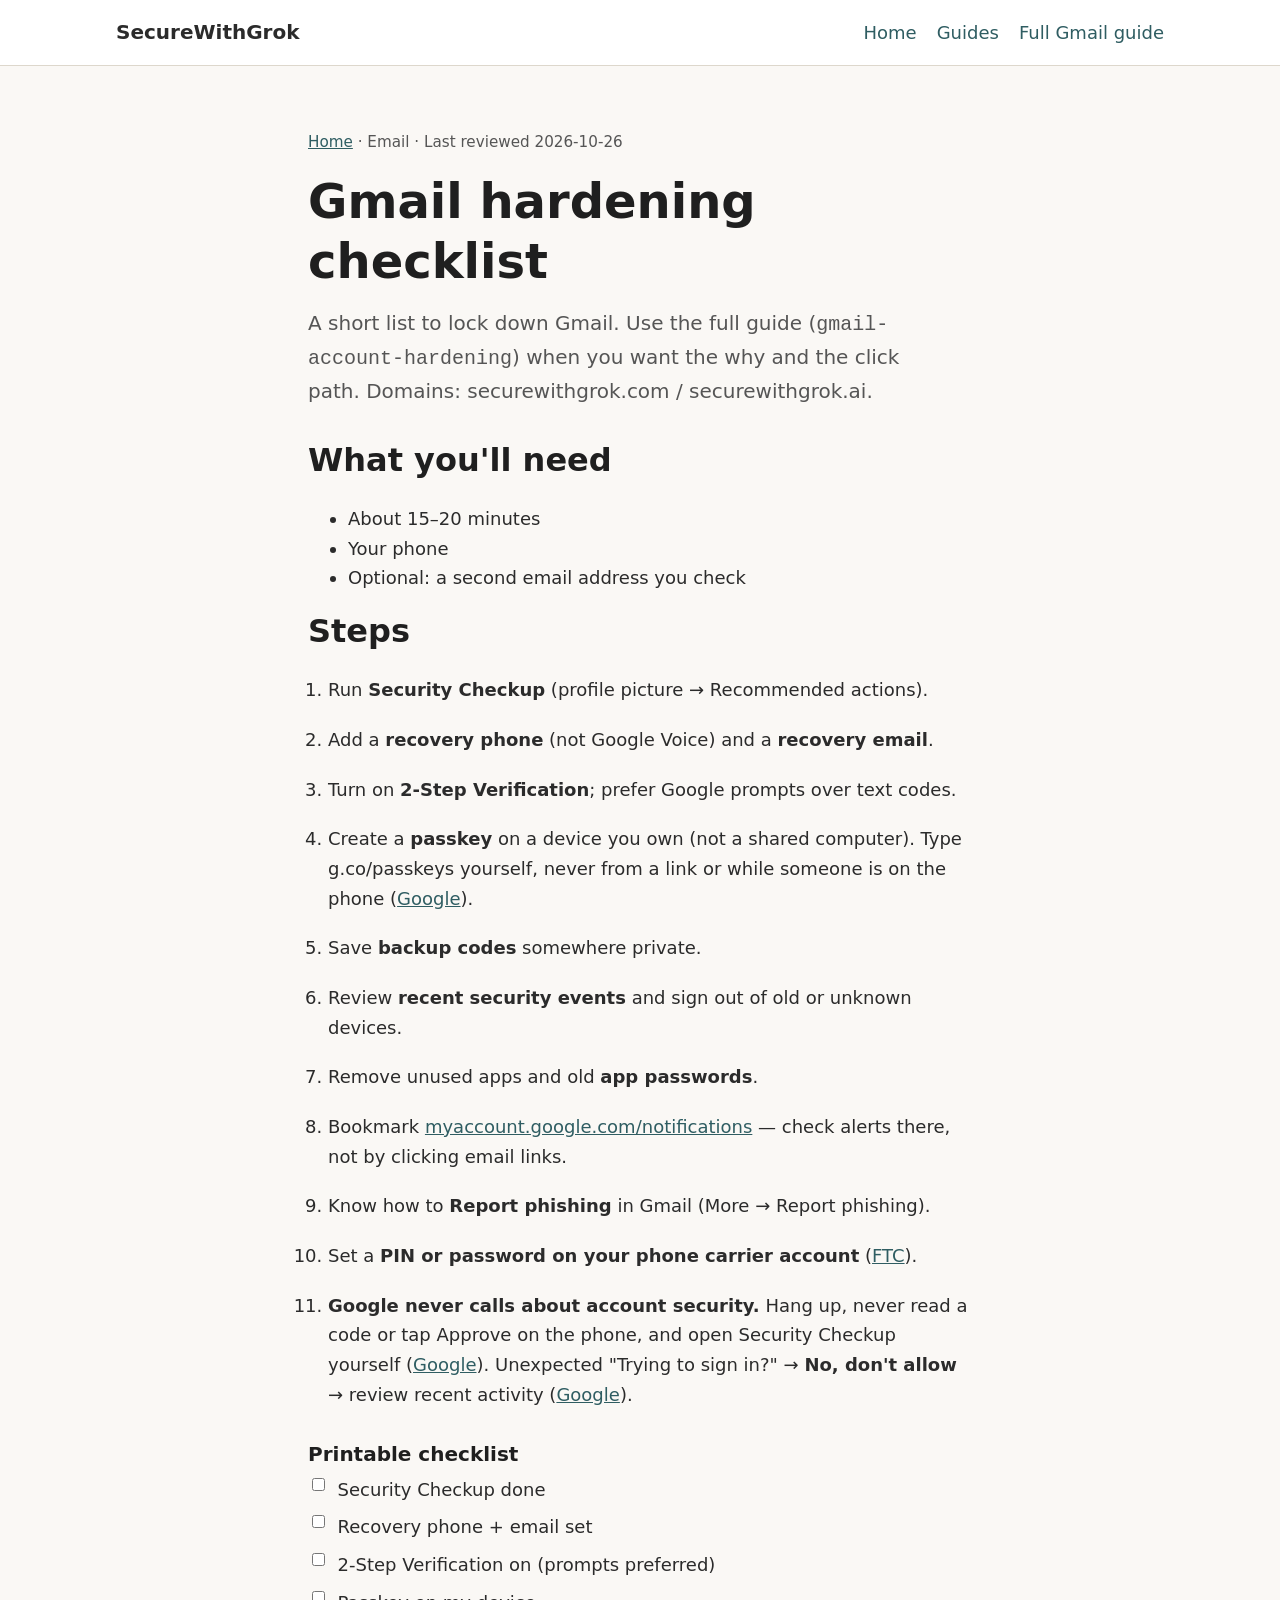
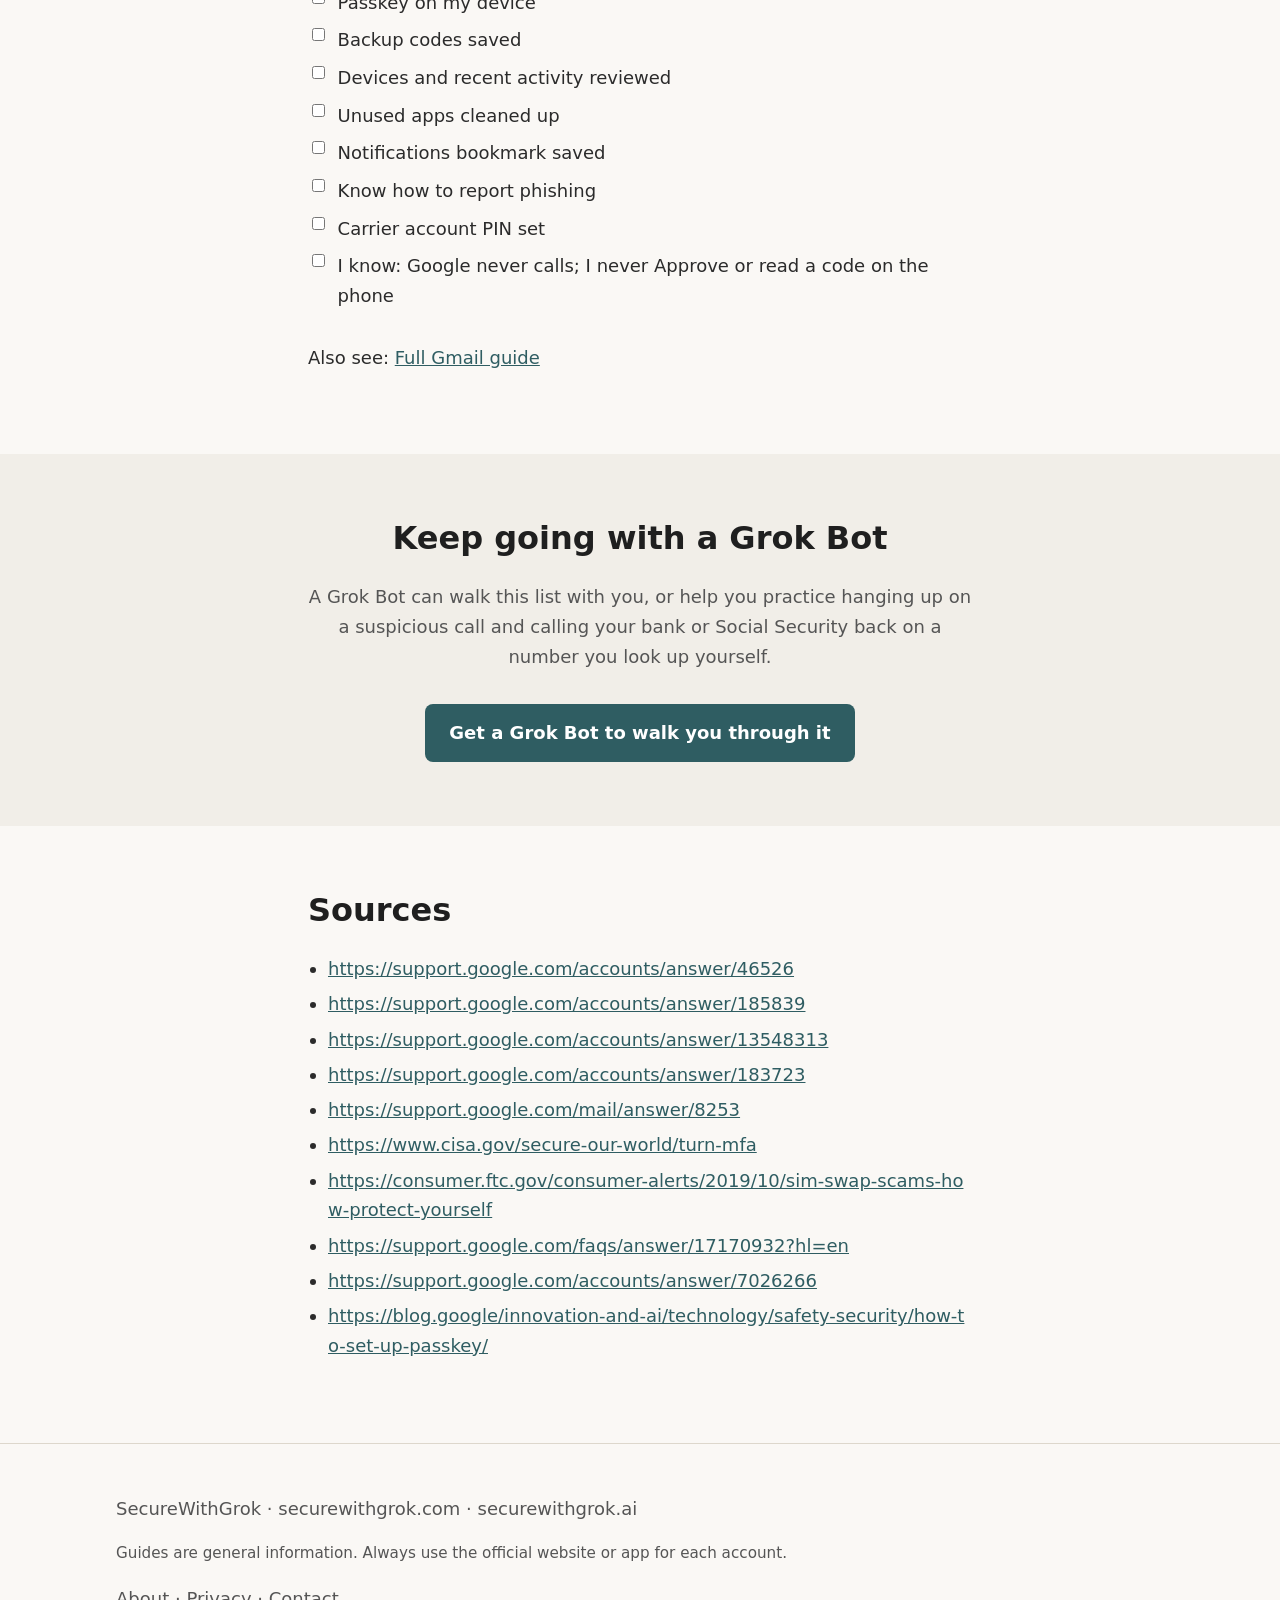
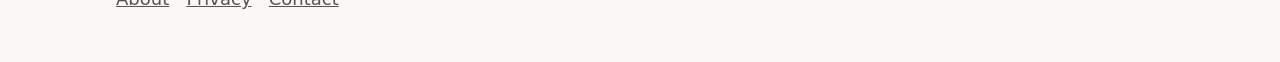
<file: guides/gmail-hardening-checklist.html>
<!doctype html>
<html lang="en">
<head>
<meta charset="utf-8">
<meta name="viewport" content="width=device-width, initial-scale=1">
<title>Gmail hardening checklist — SecureWithGrok</title>
<link rel="canonical" href="https://securewithgrok.com/guides/gmail-hardening-checklist.html">
<link rel="stylesheet" href="../styles.css">
</head>
<body>
<a class="skip-link" href="#main">Skip to main content</a>
<header class="site-header">
  <div class="wrap">
    <a class="brand" href="../index.html">SecureWithGrok</a>
    <nav aria-label="Primary">
      <ul>
        <li><a href="../index.html">Home</a></li>
        <li><a href="../index.html#guides">Guides</a></li>
        <li><a href="gmail-account-hardening.html">Full Gmail guide</a></li>
      </ul>
    </nav>
  </div>
</header>

<main id="main">
  <article class="section guide" aria-labelledby="guide-title">
    <div class="wrap narrow">
      <p class="guide-meta"><a href="../index.html">Home</a> · Email · Last reviewed 2026-10-26</p>
      <h1 id="guide-title">Gmail hardening checklist</h1>
      <p class="lead">A short list to lock down Gmail. Use the full guide (<code>gmail-account-hardening</code>) when you want the why and the click path. Domains: securewithgrok.com / securewithgrok.ai.</p>
      <h2 id="what-you-ll-need">What you'll need</h2>
      <ul>
        <li>About 15–20 minutes</li>
        <li>Your phone</li>
        <li>Optional: a second email address you check</li>
      </ul>
      <h2 id="steps">Steps</h2>
      <ol class="guide-steps">
        <li><p>Run <strong>Security Checkup</strong> (profile picture → Recommended actions).</p></li>
        <li><p>Add a <strong>recovery phone</strong> (not Google Voice) and a <strong>recovery email</strong>.</p></li>
        <li><p>Turn on <strong>2-Step Verification</strong>; prefer Google prompts over text codes.</p></li>
        <li><p>Create a <strong>passkey</strong> on a device you own (not a shared computer). Type g.co/passkeys yourself, never from a link or while someone is on the phone (<a href="https://blog.google/innovation-and-ai/technology/safety-security/how-to-set-up-passkey/">Google</a>).</p></li>
        <li><p>Save <strong>backup codes</strong> somewhere private.</p></li>
        <li><p>Review <strong>recent security events</strong> and sign out of old or unknown devices.</p></li>
        <li><p>Remove unused apps and old <strong>app passwords</strong>.</p></li>
        <li><p>Bookmark <a href="https://myaccount.google.com/notifications">myaccount.google.com/notifications</a> — check alerts there, not by clicking email links.</p></li>
        <li><p>Know how to <strong>Report phishing</strong> in Gmail (More → Report phishing).</p></li>
        <li><p>Set a <strong>PIN or password on your phone carrier account</strong> (<a href="https://consumer.ftc.gov/consumer-alerts/2019/10/sim-swap-scams-how-protect-yourself">FTC</a>).</p></li>
        <li><p><strong>Google never calls about account security.</strong> Hang up, never read a code or tap Approve on the phone, and open Security Checkup yourself (<a href="https://support.google.com/faqs/answer/17170932?hl=en">Google</a>). Unexpected "Trying to sign in?" → <strong>No, don't allow</strong> → review recent activity (<a href="https://support.google.com/accounts/answer/7026266">Google</a>).</p></li>
      </ol>
      <h3 id="printable-checklist">Printable checklist</h3>
      <ul class="checklist">
        <li><input type="checkbox" id="c1"> <label for="c1">Security Checkup done</label></li>
        <li><input type="checkbox" id="c2"> <label for="c2">Recovery phone + email set</label></li>
        <li><input type="checkbox" id="c3"> <label for="c3">2-Step Verification on (prompts preferred)</label></li>
        <li><input type="checkbox" id="c4"> <label for="c4">Passkey on my device</label></li>
        <li><input type="checkbox" id="c5"> <label for="c5">Backup codes saved</label></li>
        <li><input type="checkbox" id="c6"> <label for="c6">Devices and recent activity reviewed</label></li>
        <li><input type="checkbox" id="c7"> <label for="c7">Unused apps cleaned up</label></li>
        <li><input type="checkbox" id="c8"> <label for="c8">Notifications bookmark saved</label></li>
        <li><input type="checkbox" id="c9"> <label for="c9">Know how to report phishing</label></li>
        <li><input type="checkbox" id="c10"> <label for="c10">Carrier account PIN set</label></li>
        <li><input type="checkbox" id="c11"> <label for="c11">I know: Google never calls; I never Approve or read a code on the phone</label></li>
      </ul>
      <p class="guide-sibling">Also see: <a href="gmail-account-hardening.html">Full Gmail guide</a></p>
    </div>
  </article>

  <section class="section cta alt" aria-labelledby="cta-title">
    <div class="wrap narrow">
      <h2 id="cta-title">Keep going with a Grok Bot</h2>
      <p>A Grok Bot can walk this list with you, or help you practice hanging up on a suspicious call and calling your bank or Social Security back on a number you look up yourself.</p>
      <a class="btn" href="../contact.html">Get a Grok Bot to walk you through it</a>
    </div>
  </section>

  <section class="section sources" aria-labelledby="sources-title">
    <div class="wrap narrow">
      <h2 id="sources-title">Sources</h2>
      <ul>
        <li><a href="https://support.google.com/accounts/answer/46526">https://support.google.com/accounts/answer/46526</a></li>
        <li><a href="https://support.google.com/accounts/answer/185839">https://support.google.com/accounts/answer/185839</a></li>
        <li><a href="https://support.google.com/accounts/answer/13548313">https://support.google.com/accounts/answer/13548313</a></li>
        <li><a href="https://support.google.com/accounts/answer/183723">https://support.google.com/accounts/answer/183723</a></li>
        <li><a href="https://support.google.com/mail/answer/8253">https://support.google.com/mail/answer/8253</a></li>
        <li><a href="https://www.cisa.gov/secure-our-world/turn-mfa">https://www.cisa.gov/secure-our-world/turn-mfa</a></li>
        <li><a href="https://consumer.ftc.gov/consumer-alerts/2019/10/sim-swap-scams-how-protect-yourself">https://consumer.ftc.gov/consumer-alerts/2019/10/sim-swap-scams-how-protect-yourself</a></li>
        <li><a href="https://support.google.com/faqs/answer/17170932?hl=en">https://support.google.com/faqs/answer/17170932?hl=en</a></li>
        <li><a href="https://support.google.com/accounts/answer/7026266">https://support.google.com/accounts/answer/7026266</a></li>
        <li><a href="https://blog.google/innovation-and-ai/technology/safety-security/how-to-set-up-passkey/">https://blog.google/innovation-and-ai/technology/safety-security/how-to-set-up-passkey/</a></li>
      </ul>
    </div>
  </section>
</main>

<footer class="site-footer">
  <div class="wrap">
    <p>SecureWithGrok · securewithgrok.com · securewithgrok.ai</p>
    <p class="small">Guides are general information. Always use the official website or app for each account.</p>
    <p class="footer-links"><a href="../about.html">About</a> · <a href="../privacy.html">Privacy</a> · <a href="../contact.html">Contact</a></p>
  </div>
</footer>
</body>
</html>
</file>
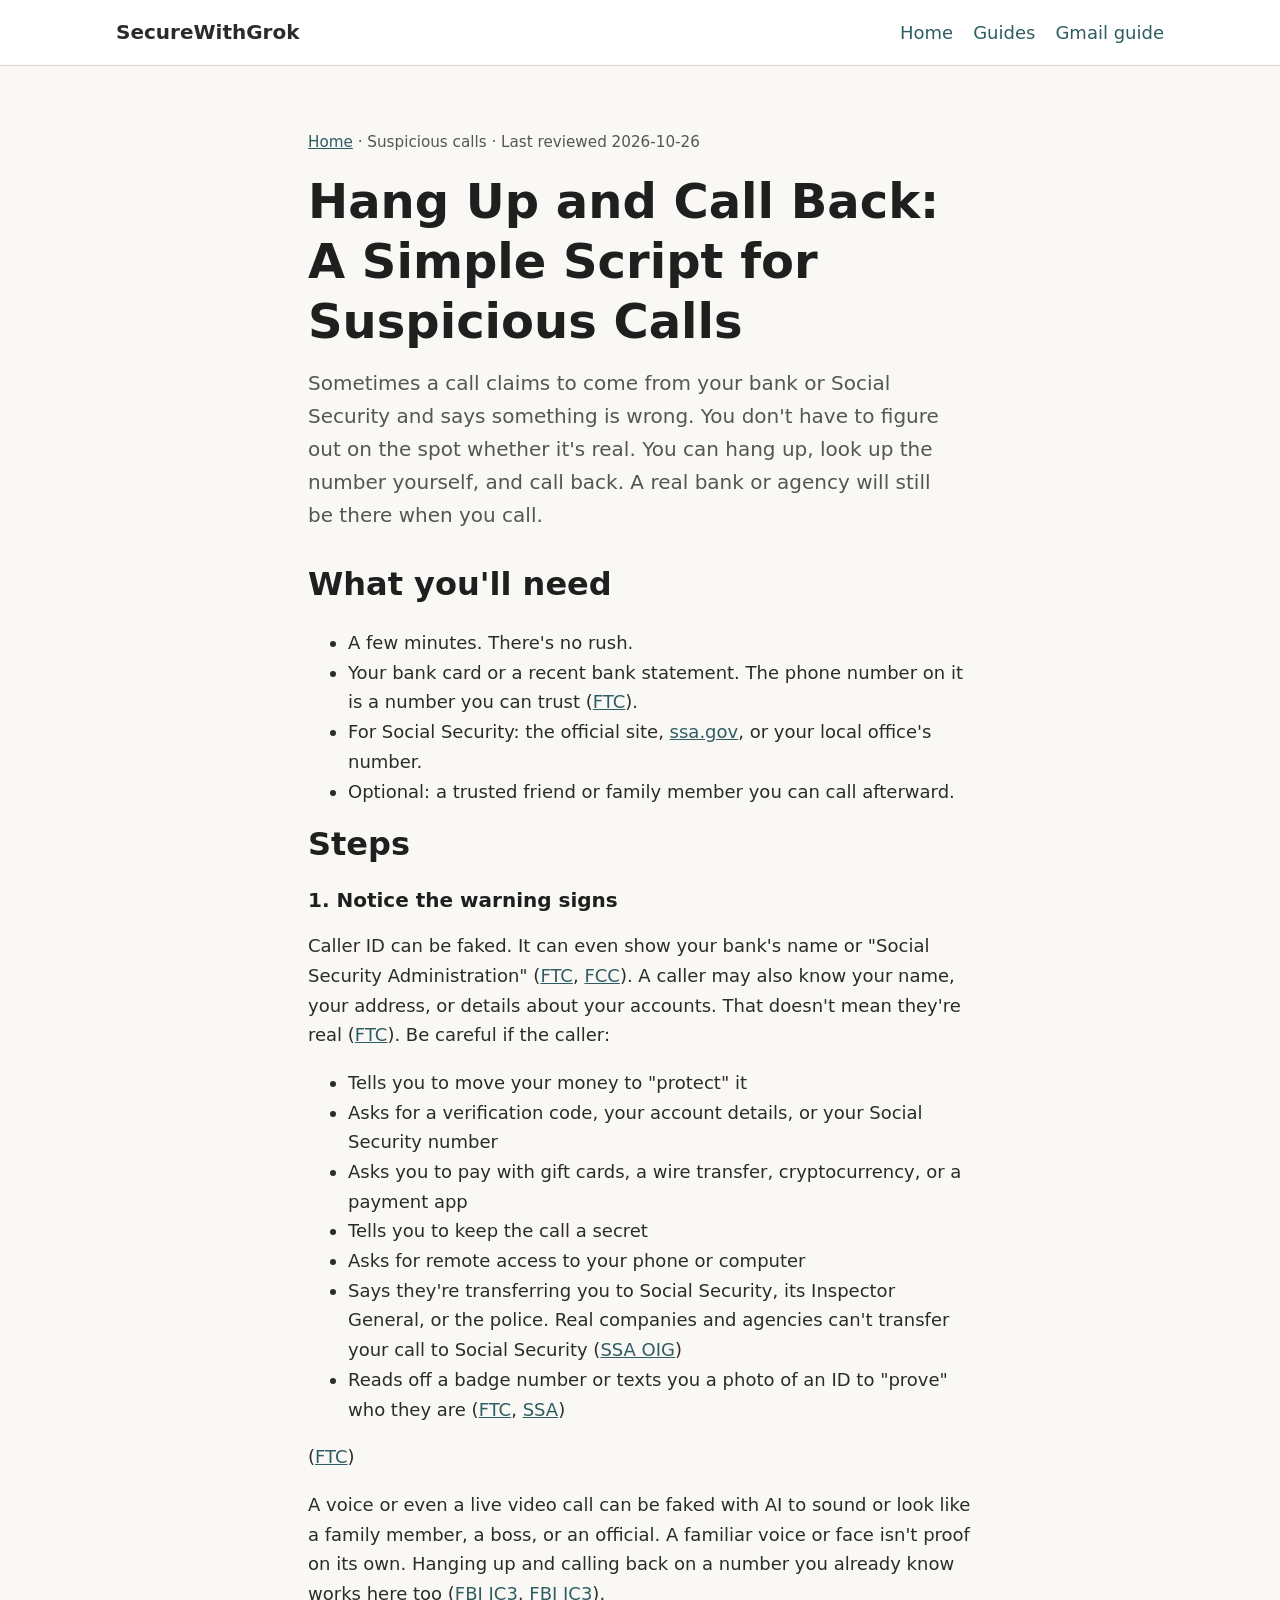
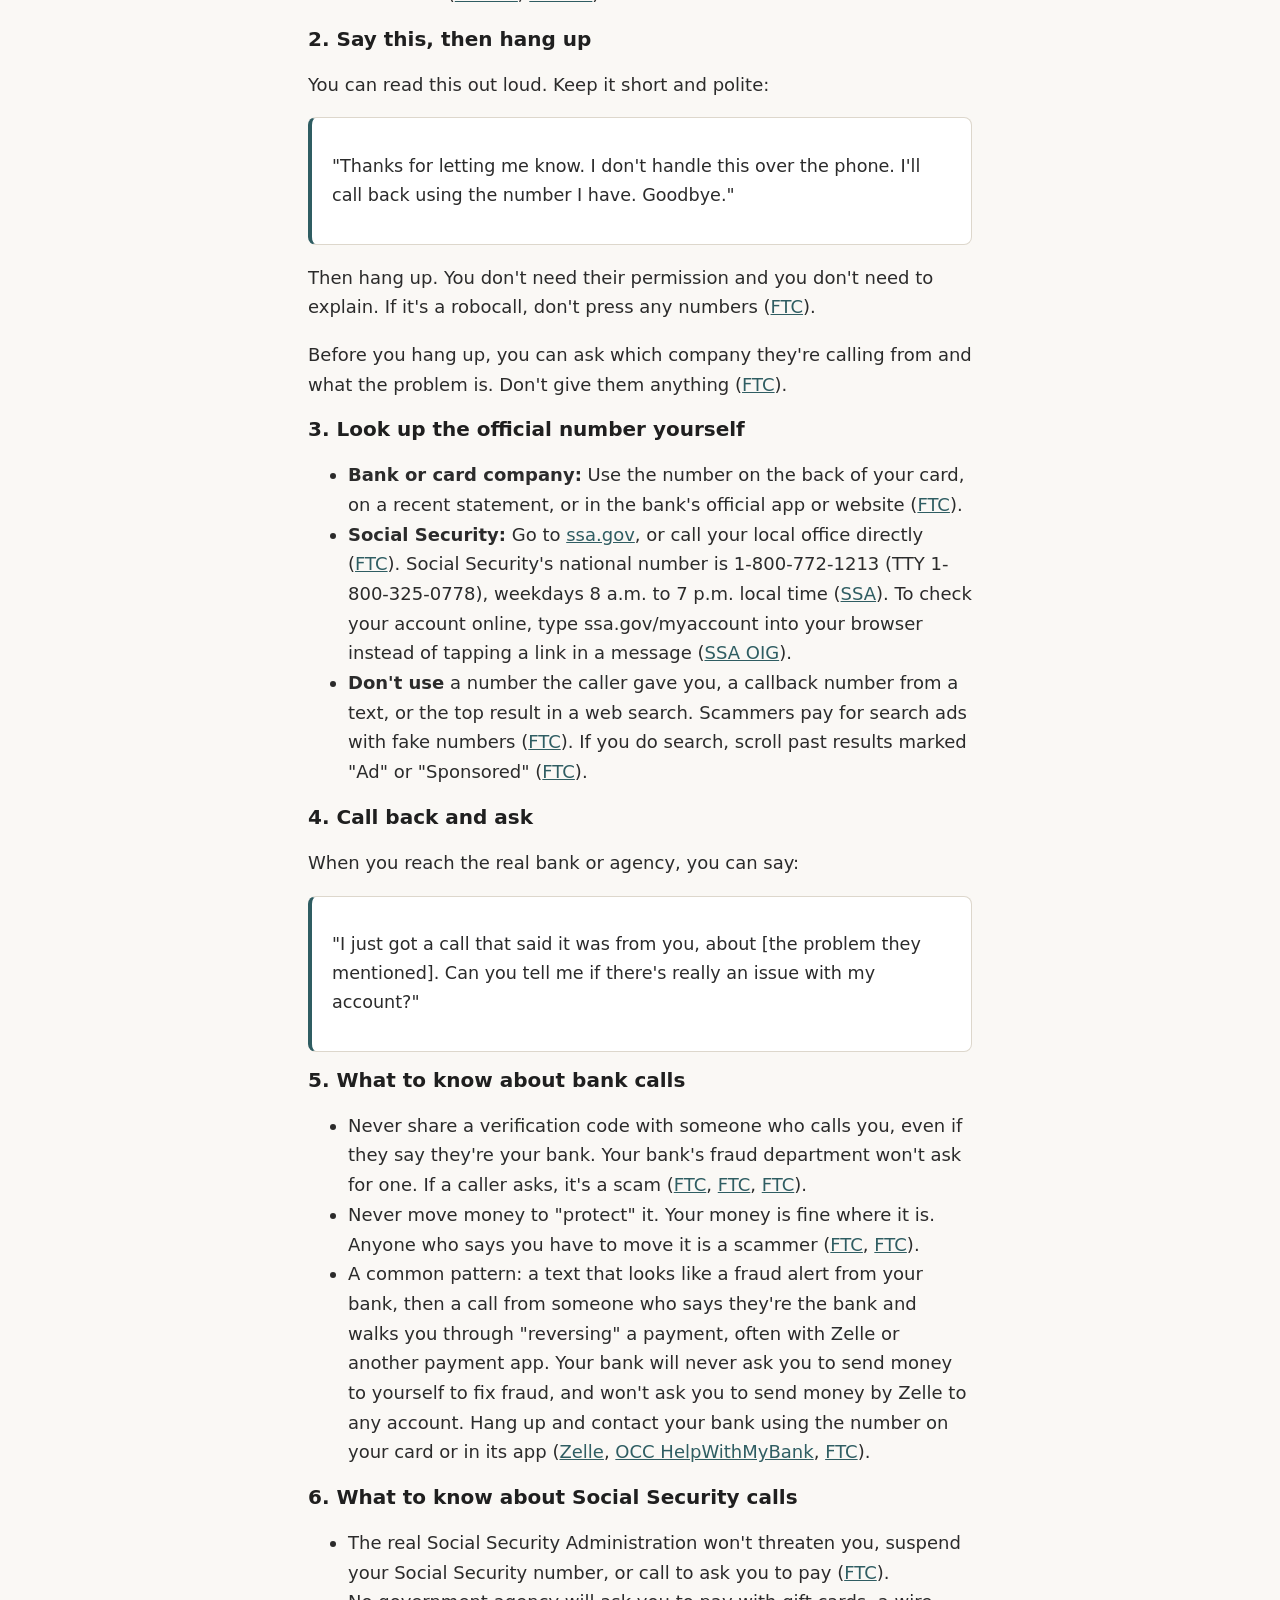
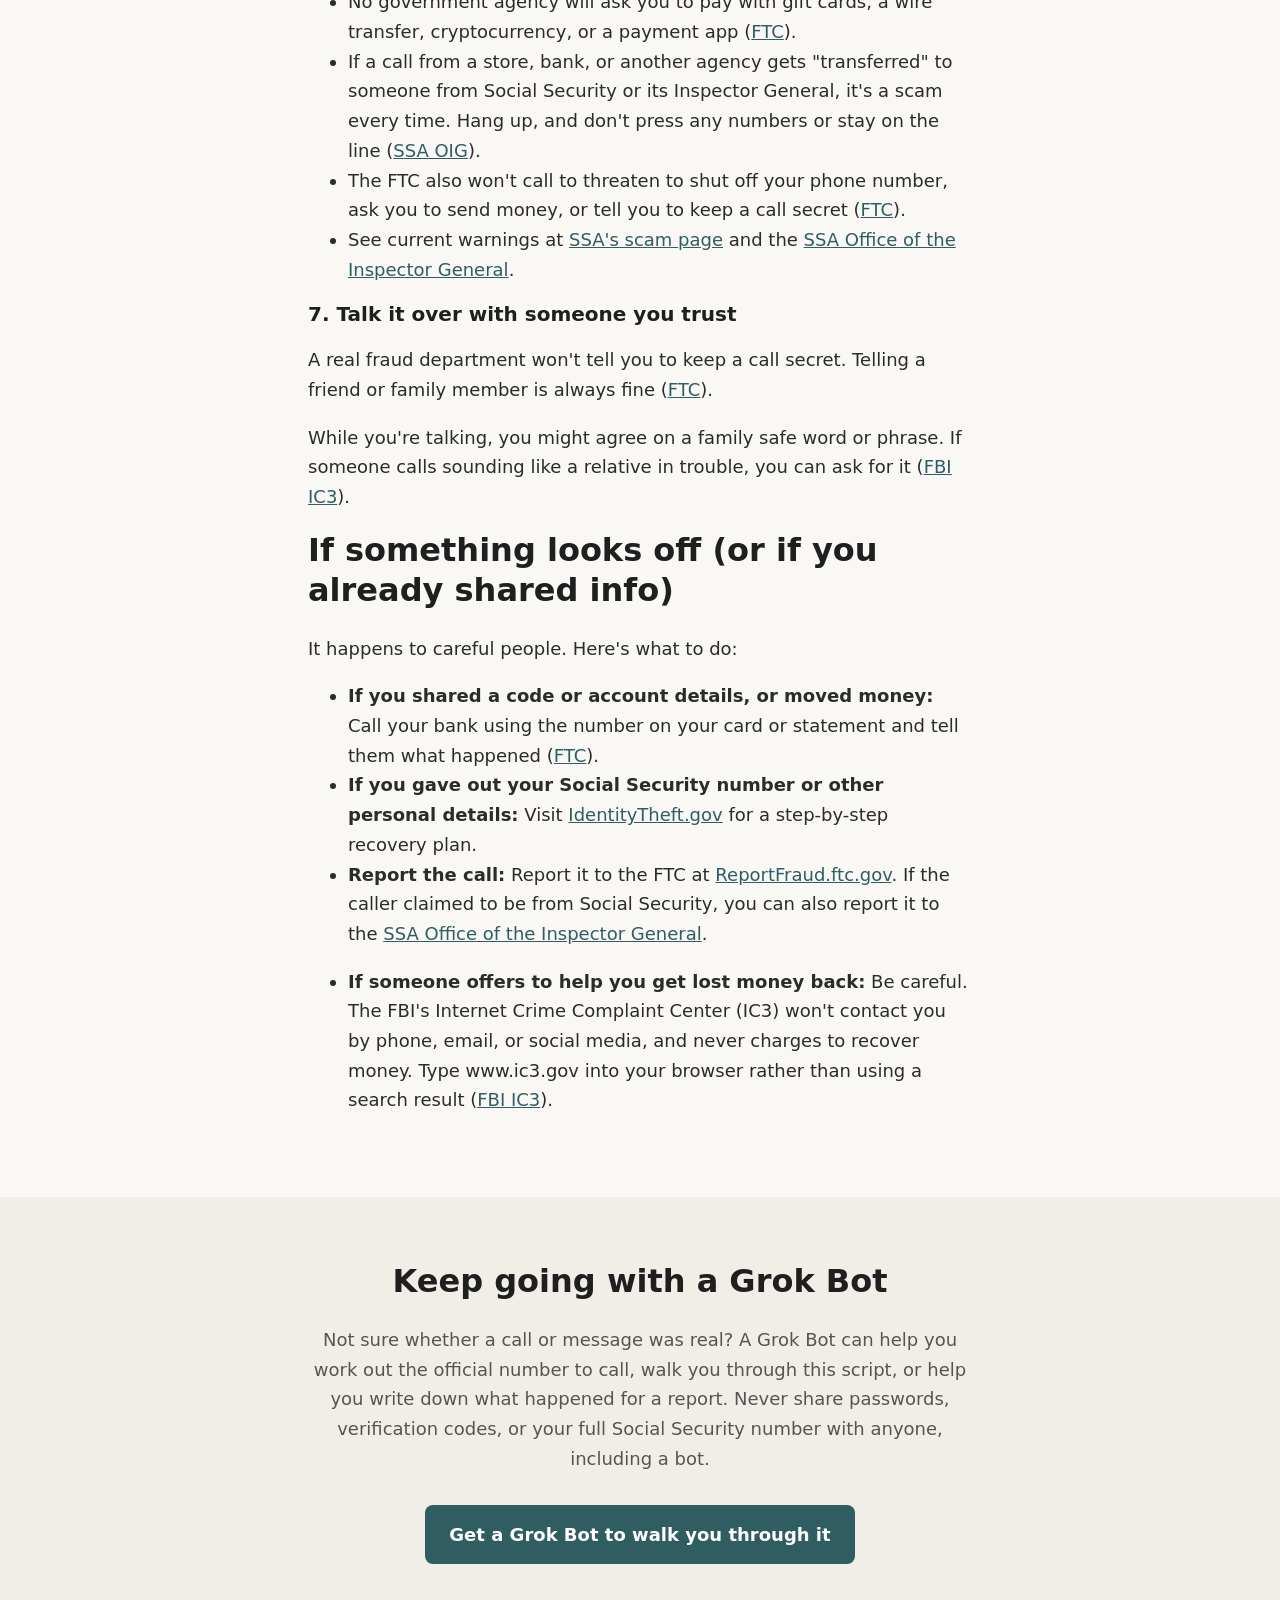
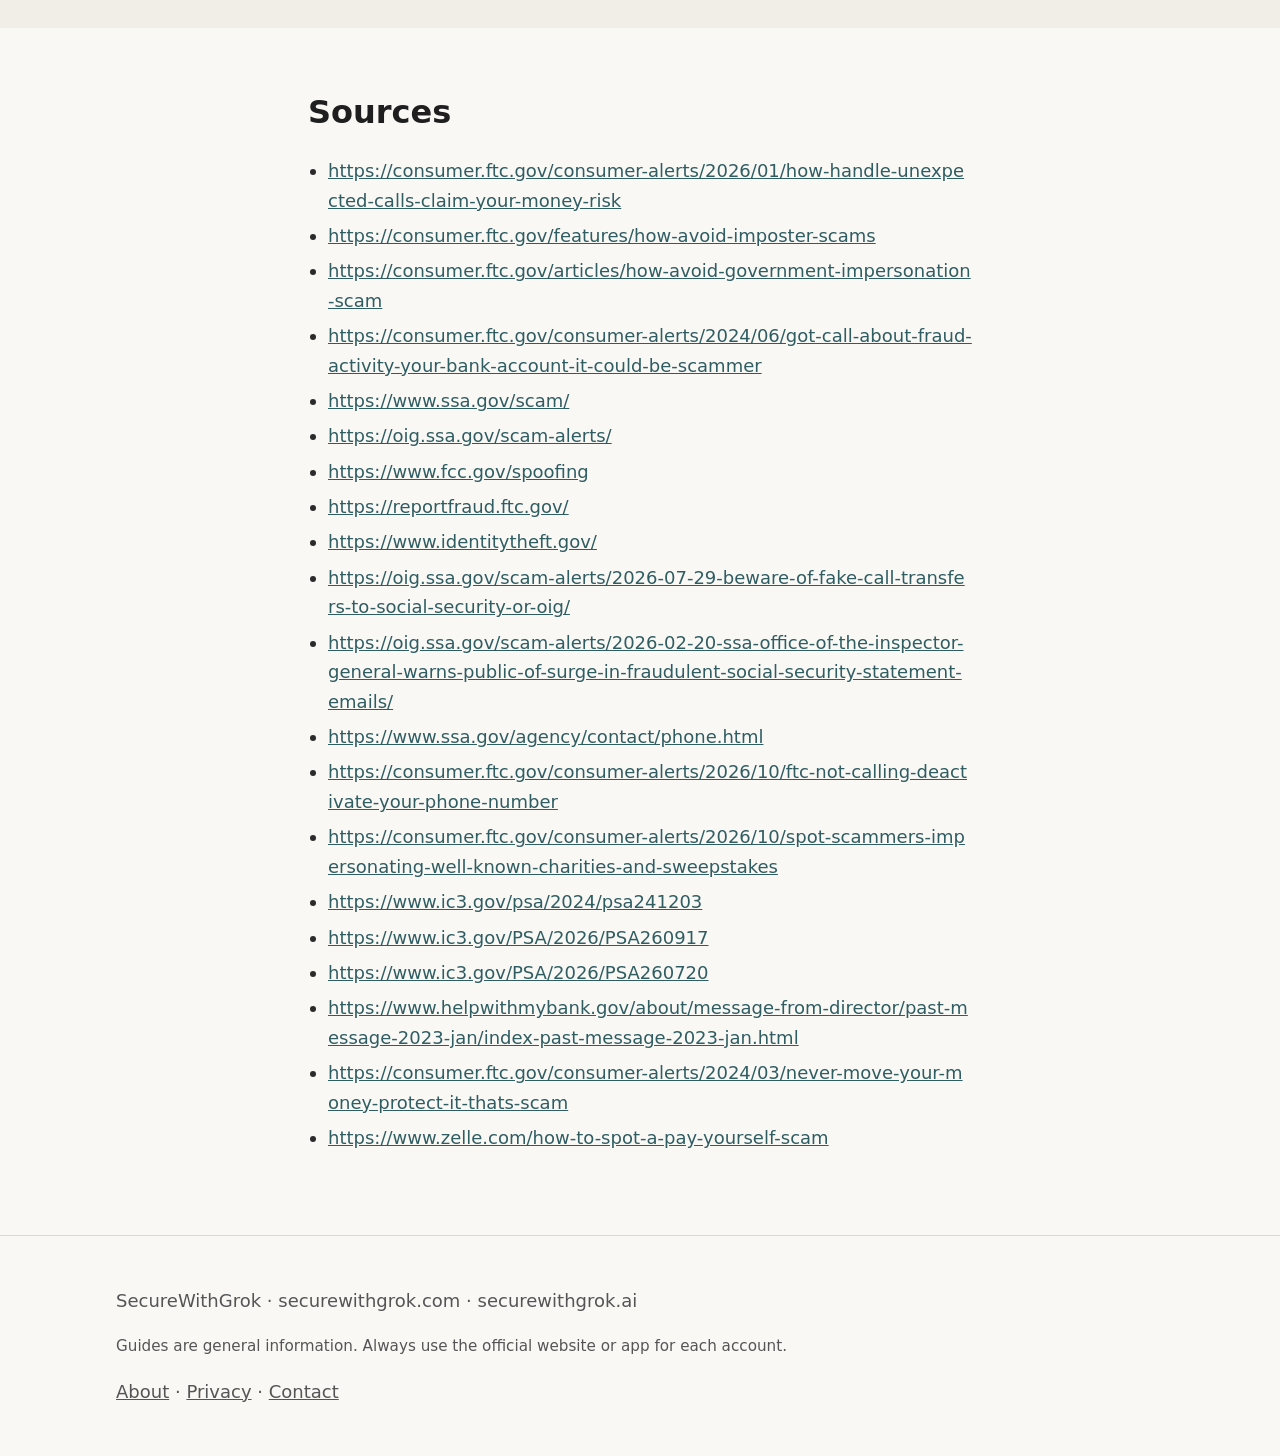
<file: guides/voice-scam-hang-up-call-back.html>
<!doctype html>
<html lang="en">
<head>
<meta charset="utf-8">
<meta name="viewport" content="width=device-width, initial-scale=1">
<title>Hang Up and Call Back: A Simple Script for Suspicious Calls — SecureWithGrok</title>
<link rel="canonical" href="https://securewithgrok.com/guides/voice-scam-hang-up-call-back.html">
<link rel="stylesheet" href="../styles.css">
</head>
<body>
<a class="skip-link" href="#main">Skip to main content</a>
<header class="site-header">
  <div class="wrap">
    <a class="brand" href="../index.html">SecureWithGrok</a>
    <nav aria-label="Primary">
      <ul>
        <li><a href="../index.html">Home</a></li>
        <li><a href="../index.html#guides">Guides</a></li>
        <li><a href="gmail-account-hardening.html">Gmail guide</a></li>
      </ul>
    </nav>
  </div>
</header>

<main id="main">
  <article class="section guide" aria-labelledby="guide-title">
    <div class="wrap narrow">
      <p class="guide-meta"><a href="../index.html">Home</a> · Suspicious calls · Last reviewed 2026-10-26</p>
      <h1 id="guide-title">Hang Up and Call Back: A Simple Script for Suspicious Calls</h1>
      <p class="lead">Sometimes a call claims to come from your bank or Social Security and says something is wrong. You don't have to figure out on the spot whether it's real. You can hang up, look up the number yourself, and call back. A real bank or agency will still be there when you call.</p>
      <h2 id="what-you-ll-need">What you'll need</h2>
      <ul>
        <li>A few minutes. There's no rush.</li>
        <li>Your bank card or a recent bank statement. The phone number on it is a number you can trust (<a href="https://consumer.ftc.gov/consumer-alerts/2024/06/got-call-about-fraud-activity-your-bank-account-it-could-be-scammer">FTC</a>).</li>
        <li>For Social Security: the official site, <a href="https://www.ssa.gov/scam/">ssa.gov</a>, or your local office's number.</li>
        <li>Optional: a trusted friend or family member you can call afterward.</li>
      </ul>
      <h2 id="steps">Steps</h2>
      <h3 id="1-notice-the-warning-signs">1. Notice the warning signs</h3>
      <p>Caller ID can be faked. It can even show your bank's name or "Social Security Administration" (<a href="https://consumer.ftc.gov/articles/how-avoid-government-impersonation-scam">FTC</a>, <a href="https://www.fcc.gov/spoofing">FCC</a>). A caller may also know your name, your address, or details about your accounts. That doesn't mean they're real (<a href="https://consumer.ftc.gov/consumer-alerts/2026/01/how-handle-unexpected-calls-claim-your-money-risk">FTC</a>). Be careful if the caller:</p>
      <ul>
        <li>Tells you to move your money to "protect" it</li>
        <li>Asks for a verification code, your account details, or your Social Security number</li>
        <li>Asks you to pay with gift cards, a wire transfer, cryptocurrency, or a payment app</li>
        <li>Tells you to keep the call a secret</li>
        <li>Asks for remote access to your phone or computer</li>
        <li>Says they're transferring you to Social Security, its Inspector General, or the police. Real companies and agencies can't transfer your call to Social Security (<a href="https://oig.ssa.gov/scam-alerts/2026-07-29-beware-of-fake-call-transfers-to-social-security-or-oig/">SSA OIG</a>)</li>
        <li>Reads off a badge number or texts you a photo of an ID to "prove" who they are (<a href="https://consumer.ftc.gov/consumer-alerts/2026/10/ftc-not-calling-deactivate-your-phone-number">FTC</a>, <a href="https://www.ssa.gov/scam/">SSA</a>)</li>
      </ul>
      <p>(<a href="https://consumer.ftc.gov/features/how-avoid-imposter-scams">FTC</a>)</p>
      <p>A voice or even a live video call can be faked with AI to sound or look like a family member, a boss, or an official. A familiar voice or face isn't proof on its own. Hanging up and calling back on a number you already know works here too (<a href="https://www.ic3.gov/psa/2024/psa241203">FBI IC3</a>, <a href="https://www.ic3.gov/PSA/2026/PSA260917">FBI IC3</a>).</p>
      <h3 id="2-say-this-then-hang-up">2. Say this, then hang up</h3>
      <p>You can read this out loud. Keep it short and polite:</p>
      <blockquote class="script"><p>"Thanks for letting me know. I don't handle this over the phone. I'll call back using the number I have. Goodbye."</p></blockquote>
      <p>Then hang up. You don't need their permission and you don't need to explain. If it's a robocall, don't press any numbers (<a href="https://consumer.ftc.gov/articles/how-avoid-government-impersonation-scam">FTC</a>).</p>
      <p>Before you hang up, you can ask which company they're calling from and what the problem is. Don't give them anything (<a href="https://consumer.ftc.gov/consumer-alerts/2026/01/how-handle-unexpected-calls-claim-your-money-risk">FTC</a>).</p>
      <h3 id="3-look-up-the-official-number-yourself">3. Look up the official number yourself</h3>
      <ul>
        <li><strong>Bank or card company:</strong> Use the number on the back of your card, on a recent statement, or in the bank's official app or website (<a href="https://consumer.ftc.gov/consumer-alerts/2026/01/how-handle-unexpected-calls-claim-your-money-risk">FTC</a>).</li>
        <li><strong>Social Security:</strong> Go to <a href="https://www.ssa.gov/scam/">ssa.gov</a>, or call your local office directly (<a href="https://consumer.ftc.gov/articles/how-avoid-government-impersonation-scam">FTC</a>). Social Security's national number is 1-800-772-1213 (TTY 1-800-325-0778), weekdays 8 a.m. to 7 p.m. local time (<a href="https://www.ssa.gov/agency/contact/phone.html">SSA</a>). To check your account online, type ssa.gov/myaccount into your browser instead of tapping a link in a message (<a href="https://oig.ssa.gov/scam-alerts/2026-02-20-ssa-office-of-the-inspector-general-warns-public-of-surge-in-fraudulent-social-security-statement-emails/">SSA OIG</a>).</li>
        <li><strong>Don't use</strong> a number the caller gave you, a callback number from a text, or the top result in a web search. Scammers pay for search ads with fake numbers (<a href="https://consumer.ftc.gov/consumer-alerts/2026/01/how-handle-unexpected-calls-claim-your-money-risk">FTC</a>). If you do search, scroll past results marked "Ad" or "Sponsored" (<a href="https://consumer.ftc.gov/consumer-alerts/2026/10/spot-scammers-impersonating-well-known-charities-and-sweepstakes">FTC</a>).</li>
      </ul>
      <h3 id="4-call-back-and-ask">4. Call back and ask</h3>
      <p>When you reach the real bank or agency, you can say:</p>
      <blockquote class="script"><p>"I just got a call that said it was from you, about [the problem they mentioned]. Can you tell me if there's really an issue with my account?"</p></blockquote>
      <h3 id="5-what-to-know-about-bank-calls">5. What to know about bank calls</h3>
      <ul>
        <li>Never share a verification code with someone who calls you, even if they say they're your bank. Your bank's fraud department won't ask for one. If a caller asks, it's a scam (<a href="https://consumer.ftc.gov/consumer-alerts/2024/06/got-call-about-fraud-activity-your-bank-account-it-could-be-scammer">FTC</a>, <a href="https://consumer.ftc.gov/consumer-alerts/2026/01/how-handle-unexpected-calls-claim-your-money-risk">FTC</a>, <a href="https://consumer.ftc.gov/consumer-alerts/2024/03/never-move-your-money-protect-it-thats-scam">FTC</a>).</li>
        <li>Never move money to "protect" it. Your money is fine where it is. Anyone who says you have to move it is a scammer (<a href="https://consumer.ftc.gov/consumer-alerts/2024/03/never-move-your-money-protect-it-thats-scam">FTC</a>, <a href="https://consumer.ftc.gov/consumer-alerts/2024/06/got-call-about-fraud-activity-your-bank-account-it-could-be-scammer">FTC</a>).</li>
        <li>A common pattern: a text that looks like a fraud alert from your bank, then a call from someone who says they're the bank and walks you through "reversing" a payment, often with Zelle or another payment app. Your bank will never ask you to send money to yourself to fix fraud, and won't ask you to send money by Zelle to any account. Hang up and contact your bank using the number on your card or in its app (<a href="https://www.zelle.com/how-to-spot-a-pay-yourself-scam">Zelle</a>, <a href="https://www.helpwithmybank.gov/about/message-from-director/past-message-2023-jan/index-past-message-2023-jan.html">OCC HelpWithMyBank</a>, <a href="https://consumer.ftc.gov/consumer-alerts/2024/06/got-call-about-fraud-activity-your-bank-account-it-could-be-scammer">FTC</a>).</li>
      </ul>
      <h3 id="6-what-to-know-about-social-security-calls">6. What to know about Social Security calls</h3>
      <ul>
        <li>The real Social Security Administration won't threaten you, suspend your Social Security number, or call to ask you to pay (<a href="https://consumer.ftc.gov/articles/how-avoid-government-impersonation-scam">FTC</a>).</li>
        <li>No government agency will ask you to pay with gift cards, a wire transfer, cryptocurrency, or a payment app (<a href="https://consumer.ftc.gov/articles/how-avoid-government-impersonation-scam">FTC</a>).</li>
        <li>If a call from a store, bank, or another agency gets "transferred" to someone from Social Security or its Inspector General, it's a scam every time. Hang up, and don't press any numbers or stay on the line (<a href="https://oig.ssa.gov/scam-alerts/2026-07-29-beware-of-fake-call-transfers-to-social-security-or-oig/">SSA OIG</a>).</li>
        <li>The FTC also won't call to threaten to shut off your phone number, ask you to send money, or tell you to keep a call secret (<a href="https://consumer.ftc.gov/consumer-alerts/2026/10/ftc-not-calling-deactivate-your-phone-number">FTC</a>).</li>
        <li>See current warnings at <a href="https://www.ssa.gov/scam/">SSA's scam page</a> and the <a href="https://oig.ssa.gov/scam-alerts/">SSA Office of the Inspector General</a>.</li>
      </ul>
      <h3 id="7-talk-it-over-with-someone-you-trust">7. Talk it over with someone you trust</h3>
      <p>A real fraud department won't tell you to keep a call secret. Telling a friend or family member is always fine (<a href="https://consumer.ftc.gov/consumer-alerts/2026/01/how-handle-unexpected-calls-claim-your-money-risk">FTC</a>).</p>
      <p>While you're talking, you might agree on a family safe word or phrase. If someone calls sounding like a relative in trouble, you can ask for it (<a href="https://www.ic3.gov/psa/2024/psa241203">FBI IC3</a>).</p>
      <h2 id="if-something-looks-off-or-if-you-already-shared-info">If something looks off (or if you already shared info)</h2>
      <p>It happens to careful people. Here's what to do:</p>
      <ul>
        <li><strong>If you shared a code or account details, or moved money:</strong> Call your bank using the number on your card or statement and tell them what happened (<a href="https://consumer.ftc.gov/consumer-alerts/2024/06/got-call-about-fraud-activity-your-bank-account-it-could-be-scammer">FTC</a>).</li>
        <li><strong>If you gave out your Social Security number or other personal details:</strong> Visit <a href="https://www.identitytheft.gov/">IdentityTheft.gov</a> for a step-by-step recovery plan.</li>
        <li><strong>Report the call:</strong> Report it to the FTC at <a href="https://reportfraud.ftc.gov/">ReportFraud.ftc.gov</a>. If the caller claimed to be from Social Security, you can also report it to the <a href="https://oig.ssa.gov/scam-alerts/">SSA Office of the Inspector General</a>.</li>
      </ul>
      <ul>
        <li><strong>If someone offers to help you get lost money back:</strong> Be careful. The FBI's Internet Crime Complaint Center (IC3) won't contact you by phone, email, or social media, and never charges to recover money. Type www.ic3.gov into your browser rather than using a search result (<a href="https://www.ic3.gov/PSA/2026/PSA260720">FBI IC3</a>).</li>
      </ul>
    </div>
  </article>

  <section class="section cta alt" aria-labelledby="cta-title">
    <div class="wrap narrow">
      <h2 id="cta-title">Keep going with a Grok Bot</h2>
      <p>Not sure whether a call or message was real? A Grok Bot can help you work out the official number to call, walk you through this script, or help you write down what happened for a report. Never share passwords, verification codes, or your full Social Security number with anyone, including a bot.</p>
      <a class="btn" href="../contact.html">Get a Grok Bot to walk you through it</a>
    </div>
  </section>

  <section class="section sources" aria-labelledby="sources-title">
    <div class="wrap narrow">
      <h2 id="sources-title">Sources</h2>
      <ul>
        <li><a href="https://consumer.ftc.gov/consumer-alerts/2026/01/how-handle-unexpected-calls-claim-your-money-risk">https://consumer.ftc.gov/consumer-alerts/2026/01/how-handle-unexpected-calls-claim-your-money-risk</a></li>
        <li><a href="https://consumer.ftc.gov/features/how-avoid-imposter-scams">https://consumer.ftc.gov/features/how-avoid-imposter-scams</a></li>
        <li><a href="https://consumer.ftc.gov/articles/how-avoid-government-impersonation-scam">https://consumer.ftc.gov/articles/how-avoid-government-impersonation-scam</a></li>
        <li><a href="https://consumer.ftc.gov/consumer-alerts/2024/06/got-call-about-fraud-activity-your-bank-account-it-could-be-scammer">https://consumer.ftc.gov/consumer-alerts/2024/06/got-call-about-fraud-activity-your-bank-account-it-could-be-scammer</a></li>
        <li><a href="https://www.ssa.gov/scam/">https://www.ssa.gov/scam/</a></li>
        <li><a href="https://oig.ssa.gov/scam-alerts/">https://oig.ssa.gov/scam-alerts/</a></li>
        <li><a href="https://www.fcc.gov/spoofing">https://www.fcc.gov/spoofing</a></li>
        <li><a href="https://reportfraud.ftc.gov/">https://reportfraud.ftc.gov/</a></li>
        <li><a href="https://www.identitytheft.gov/">https://www.identitytheft.gov/</a></li>
        <li><a href="https://oig.ssa.gov/scam-alerts/2026-07-29-beware-of-fake-call-transfers-to-social-security-or-oig/">https://oig.ssa.gov/scam-alerts/2026-07-29-beware-of-fake-call-transfers-to-social-security-or-oig/</a></li>
        <li><a href="https://oig.ssa.gov/scam-alerts/2026-02-20-ssa-office-of-the-inspector-general-warns-public-of-surge-in-fraudulent-social-security-statement-emails/">https://oig.ssa.gov/scam-alerts/2026-02-20-ssa-office-of-the-inspector-general-warns-public-of-surge-in-fraudulent-social-security-statement-emails/</a></li>
        <li><a href="https://www.ssa.gov/agency/contact/phone.html">https://www.ssa.gov/agency/contact/phone.html</a></li>
        <li><a href="https://consumer.ftc.gov/consumer-alerts/2026/10/ftc-not-calling-deactivate-your-phone-number">https://consumer.ftc.gov/consumer-alerts/2026/10/ftc-not-calling-deactivate-your-phone-number</a></li>
        <li><a href="https://consumer.ftc.gov/consumer-alerts/2026/10/spot-scammers-impersonating-well-known-charities-and-sweepstakes">https://consumer.ftc.gov/consumer-alerts/2026/10/spot-scammers-impersonating-well-known-charities-and-sweepstakes</a></li>
        <li><a href="https://www.ic3.gov/psa/2024/psa241203">https://www.ic3.gov/psa/2024/psa241203</a></li>
        <li><a href="https://www.ic3.gov/PSA/2026/PSA260917">https://www.ic3.gov/PSA/2026/PSA260917</a></li>
        <li><a href="https://www.ic3.gov/PSA/2026/PSA260720">https://www.ic3.gov/PSA/2026/PSA260720</a></li>
        <li><a href="https://www.helpwithmybank.gov/about/message-from-director/past-message-2023-jan/index-past-message-2023-jan.html">https://www.helpwithmybank.gov/about/message-from-director/past-message-2023-jan/index-past-message-2023-jan.html</a></li>
        <li><a href="https://consumer.ftc.gov/consumer-alerts/2024/03/never-move-your-money-protect-it-thats-scam">https://consumer.ftc.gov/consumer-alerts/2024/03/never-move-your-money-protect-it-thats-scam</a></li>
        <li><a href="https://www.zelle.com/how-to-spot-a-pay-yourself-scam">https://www.zelle.com/how-to-spot-a-pay-yourself-scam</a></li>
      </ul>
    </div>
  </section>
</main>

<footer class="site-footer">
  <div class="wrap">
    <p>SecureWithGrok · securewithgrok.com · securewithgrok.ai</p>
    <p class="small">Guides are general information. Always use the official website or app for each account.</p>
    <p class="footer-links"><a href="../about.html">About</a> · <a href="../privacy.html">Privacy</a> · <a href="../contact.html">Contact</a></p>
  </div>
</footer>
</body>
</html>
</file>
<file: styles.css>
:root{--bg:#faf8f5;--alt:#f1eee8;--text:#2b2b2b;--muted:#555;--accent:#2f5d62;--accent-dark:#244a4e;--line:#ddd7cc;--focus:#1a4d8f}
*{box-sizing:border-box}
html{scroll-behavior:smooth}
@media (prefers-reduced-motion:reduce){html{scroll-behavior:auto}}
body{margin:0;font-family:system-ui,-apple-system,"Segoe UI",Roboto,sans-serif;font-size:1.125rem;line-height:1.65;color:var(--text);background:var(--bg)}
.wrap{max-width:68rem;margin:0 auto;padding:0 1.25rem}
.narrow{max-width:44rem}
h1,h2,h3{line-height:1.25;color:#1f1f1f}
h1{font-size:clamp(2rem,5vw,3rem);margin:0 0 1rem}
h2{font-size:clamp(1.5rem,3vw,2rem);margin:0 0 1.5rem}
h3{font-size:1.25rem;margin:0 0 .5rem}
a{color:var(--accent)}
:focus-visible{outline:3px solid var(--focus);outline-offset:3px;border-radius:4px}
.skip-link{position:absolute;left:-999px;top:0;background:#fff;padding:.5rem 1rem}
.skip-link:focus{left:1rem;top:1rem}
.site-header{border-bottom:1px solid var(--line);background:#fff}
.site-header .wrap{display:flex;flex-wrap:wrap;justify-content:space-between;align-items:center;padding:1rem 1.25rem}
.brand{font-weight:700;font-size:1.25rem;text-decoration:none;color:var(--text)}
nav ul{list-style:none;display:flex;gap:1.25rem;margin:0;padding:0}
nav a{text-decoration:none}nav a:hover{text-decoration:underline}
.hero{padding:5rem 0 4rem}
.lead{font-size:1.25rem;color:var(--muted);max-width:40rem;margin:0 0 2rem}
.btn{display:inline-block;background:var(--accent);color:#fff;padding:.9rem 1.5rem;border-radius:.5rem;text-decoration:none;font-weight:600}
.btn:hover{background:var(--accent-dark)}
.section{padding:4rem 0}
.alt{background:var(--alt)}
.steps,.cards{list-style:none;padding:0;margin:0;display:grid;gap:1.5rem;grid-template-columns:repeat(auto-fit,minmax(16rem,1fr))}
.steps{counter-reset:s}
.steps li{counter-increment:s;padding-top:3rem;position:relative}
.steps li::before{content:counter(s);position:absolute;top:0;left:0;width:2.25rem;height:2.25rem;border-radius:50%;background:var(--alt);border:1px solid var(--line);display:grid;place-items:center;font-weight:700;color:var(--accent)}
.steps p,.card p{margin:0;color:var(--muted)}
.card{background:#fff;border:1px solid var(--line);border-radius:.75rem;padding:1.5rem}
.card .tag{font-size:.85rem;font-weight:600;text-transform:uppercase;letter-spacing:.04em;color:var(--accent);margin-bottom:.5rem}
details{background:#fff;border:1px solid var(--line);border-radius:.5rem;padding:1rem 1.25rem;margin-bottom:.75rem}
summary{cursor:pointer;font-weight:600}
details p{margin:.75rem 0 0;color:var(--muted)}
.cta{text-align:center}.cta p{color:var(--muted);margin-bottom:2rem}
.site-footer{border-top:1px solid var(--line);padding:2rem 0;color:var(--muted)}
.small{font-size:.95rem}
.script{margin:1rem 0;padding:1rem 1.25rem;background:#fff;border:1px solid var(--line);border-left:4px solid var(--accent);border-radius:.5rem;font-size:1.1rem}
.guide-meta{font-size:.95rem;color:var(--muted);margin:0 0 1rem}
.guide .lead{margin-bottom:2rem}
.guide-steps{padding-left:1.25rem;margin:0 0 2rem}
.guide-steps>li{margin-bottom:1.25rem}
.guide-steps .why{margin:.35rem 0 0;color:var(--muted);font-size:1rem}
.checklist{list-style:none;padding:0;margin:0 0 2rem}
.checklist li{display:flex;gap:.6rem;align-items:flex-start;margin:.5rem 0}
.tip{background:#fff;border:1px solid var(--line);border-radius:.5rem;padding:1rem 1.25rem;color:var(--muted)}
.guide-sibling{margin-top:2rem}
.sources ul{padding-left:1.25rem;word-break:break-all}
.sources li{margin:.35rem 0}
@media print{
  .site-header,nav,.cta,.skip-link{display:none!important}
  body{background:#fff;font-size:11pt}
}
.soon{font-size:1rem;font-weight:400;color:var(--muted)}
.card-soon{opacity:.85}
.footer-links a{color:var(--muted)}
.page{padding:4rem 0}
.page p,.page li{color:var(--muted)}

.hero-secondary{margin:1.25rem 0 0}
.does-never{display:grid;grid-template-columns:1fr 1fr;gap:0;border:1px solid var(--line);border-radius:.75rem;overflow:hidden;background:#fff;margin:1.5rem 0 .75rem}
.does-never>div{padding:1.25rem 1.5rem}
.does-never>div+div{background:var(--alt);border-left:1px solid var(--line)}
.does-never h3{font-size:1.1rem}
.does-never ul{margin:0;padding-left:1.25rem}
.does-never li{margin:.35rem 0}
.how-steps{padding-left:0;list-style:none}
.how-steps li{border-top:1px solid var(--line);padding:1rem 0}
.how-steps .step-num{display:block;font-size:.95rem;color:var(--accent);font-weight:600}
@media (max-width:40rem){.does-never{grid-template-columns:1fr}.does-never>div+div{border-left:0;border-top:1px solid var(--line)}}
.example{margin:1rem 0 2rem;padding:1rem 1.5rem;border-left:4px solid var(--line);background:var(--alt)}
</file>
<file: family-test/keep-it-safe.css>
:root {
    --bg: #faf8f5;
    --text: #2b2b2b;
    --muted: #555;
    --quiet: #777;
    --accent: #2f5d62;
    --accent-dark: #244a4e;
    --line: #ddd7cc;
    --card: #fff;
    --alt: #f1eee8;
  }
  * { box-sizing: border-box; }
  body {
    margin: 0;
    font-family: system-ui, -apple-system, "Segoe UI", Roboto, sans-serif;
    font-size: 1.125rem;
    line-height: 1.6;
    color: var(--text);
    background: var(--bg);
    padding: 2rem 1.25rem 3rem;
  }
  .wrap {
    max-width: 40rem;
    margin: 0 auto;
  }
  .back {
    display: inline-block;
    margin-bottom: 1.5rem;
    color: var(--muted);
    text-decoration: none;
    font-size: 1rem;
  }
  .back:hover { text-decoration: underline; color: var(--accent); }
  h1 {
    font-size: clamp(1.6rem, 4vw, 2rem);
    line-height: 1.25;
    margin: 0 0 1.5rem;
  }
  h2 {
    font-size: 1.25rem;
    margin: 2rem 0 .75rem;
  }
  p, li { color: var(--muted); }
  .meanings {
    list-style: none;
    padding: 0;
    margin: 0 0 1rem;
  }
  .meanings li {
    margin: 0 0 1rem;
    padding: 1rem 1.15rem;
    background: var(--card);
    border: 1px solid var(--line);
    border-radius: .75rem;
  }
  .meanings strong { color: var(--text); }
  .quiet {
    color: var(--quiet);
    font-size: 1rem;
    margin: 0 0 1.5rem;
  }
  .does-never {
    display: grid;
    grid-template-columns: 1fr 1fr;
    gap: 0;
    border: 1px solid var(--line);
    border-radius: .75rem;
    overflow: hidden;
    background: var(--card);
    margin: 1rem 0 .75rem;
  }
  .does-never > div { padding: 1.15rem 1.25rem; }
  .does-never > div + div {
    background: var(--alt);
    border-left: 1px solid var(--line);
  }
  .does-never h3 {
    font-size: 1.05rem;
    margin: 0 0 .5rem;
    color: var(--text);
  }
  .does-never p {
    margin: 0;
    font-size: 1rem;
  }
  @media (max-width: 40rem) {
    .does-never { grid-template-columns: 1fr; }
    .does-never > div + div {
      border-left: 0;
      border-top: 1px solid var(--line);
    }
  }
  .footer-line {
    margin: 0 0 1.5rem;
    color: var(--quiet);
    font-size: 1rem;
  }
  .steps {
    padding-left: 1.25rem;
    margin: 0 0 1rem;
  }
  .steps li { margin: .5rem 0; }
  .tip {
    background: var(--card);
    border: 1px solid var(--line);
    border-radius: .5rem;
    padding: 1rem 1.15rem;
    color: var(--muted);
    margin: 0 0 1.75rem;
  }
  .btn {
    display: inline-block;
    background: var(--accent);
    color: #fff;
    padding: .85rem 1.35rem;
    border-radius: .5rem;
    text-decoration: none;
    font-weight: 600;
  }
  .btn:hover { background: var(--accent-dark); }
</file>
